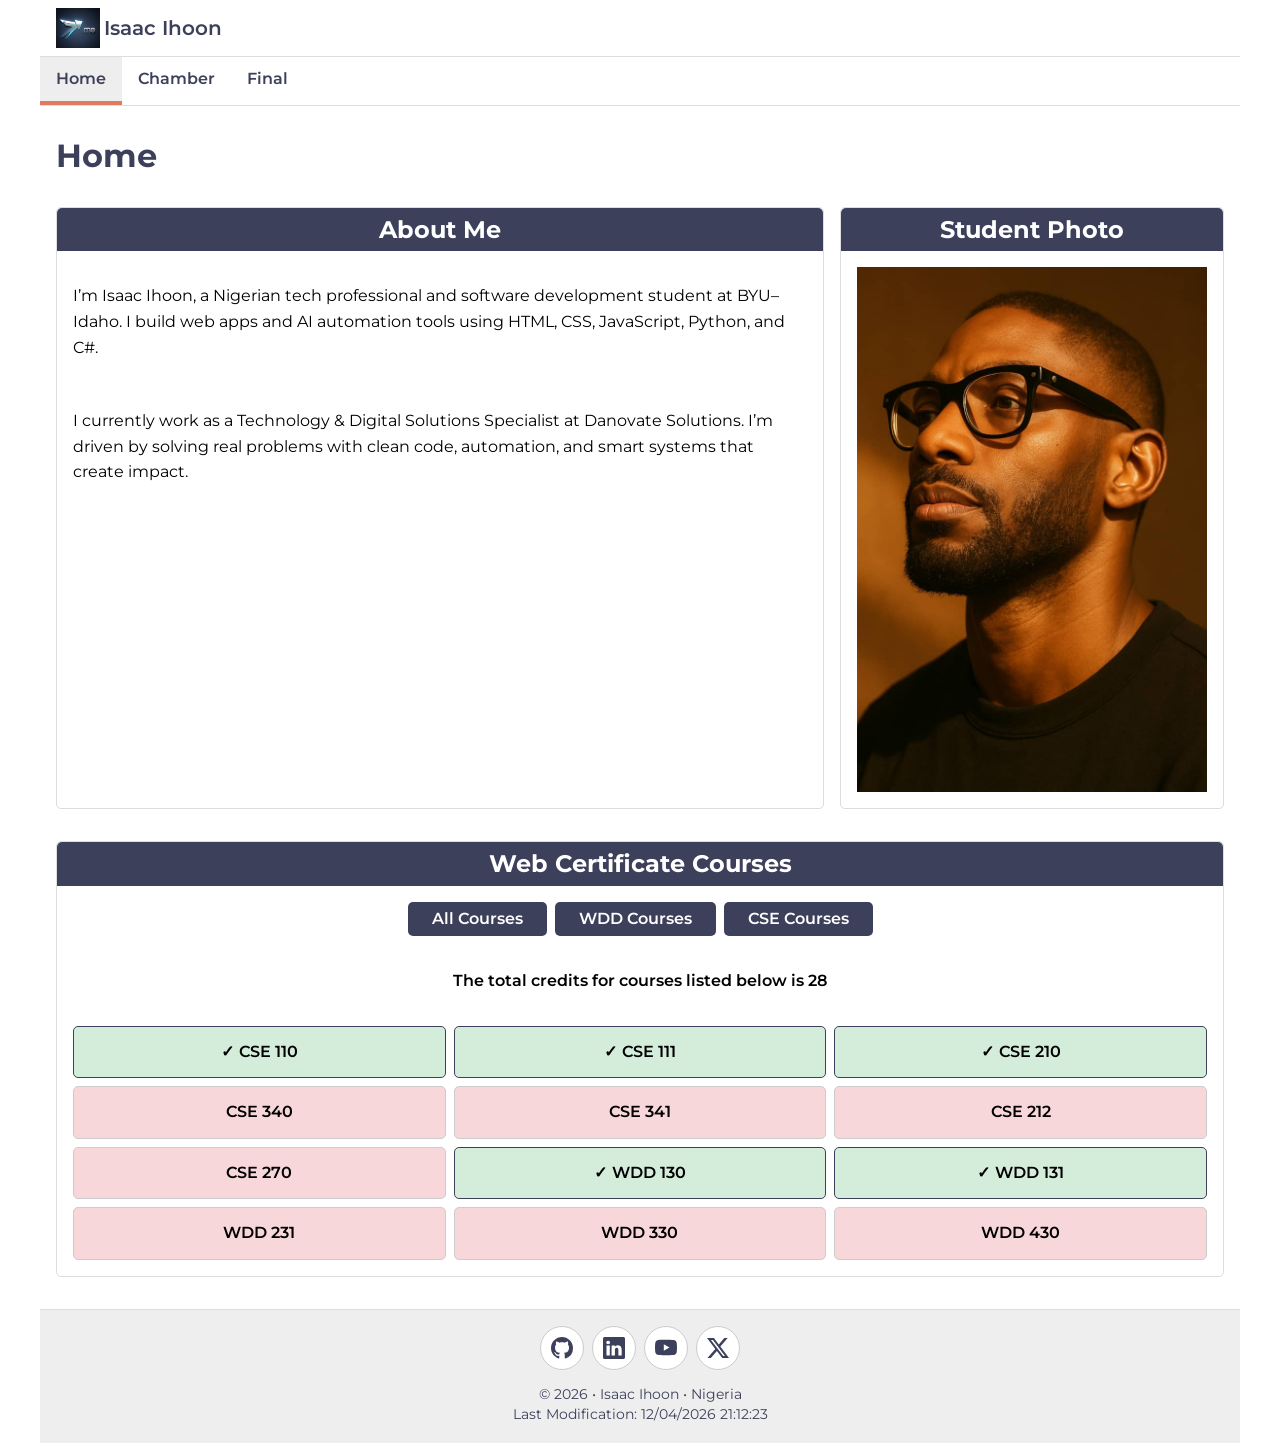
<file: index.html>
<!DOCTYPE html>
<html lang="en">
<head>
    <meta charset="UTF-8">
    <meta name="viewport" content="width=device-width, initial-scale=1.0">
    <title>WDD 231 - Isaac Ihoon - Home</title>
    <meta name="description" content="WDD 231 Web Frontend Development course home page for Isaac Ihoon">
    <meta name="author" content="Isaac Ihoon">

    <!-- favicon -->
    <link rel="icon" href="images/favicon.ico">

    <!-- Social Media Meta Tags -->
  <meta property="og:title" content="WDD 231 - Web Frontend Development ">
  <meta property="og:description" content="WDD 231 Course Home Page for Isaac Ihoon. Projects and assignments for Web Frontend Development at BYU-Idaho.">
  <meta property="og:image" content="https://isaacihoon-python.github.io/wdd231/images/social-preview.webp">
  <meta property="og:url" content="https://isaacihoon-python.github.io/wdd231/">
  <meta property="og:type" content="website">

    <!-- Google Fonts -->
    <link rel="preconnect" href="https://fonts.googleapis.com">
    <link rel="preconnect" href="https://fonts.gstatic.com" crossorigin>
    <link href="https://fonts.googleapis.com/css2?family=Montserrat:wght@400;600;700&display=swap" rel="stylesheet">

    <!-- CSS Files -->
    <link rel="stylesheet" href="styles/normalize.css">
    <link rel="stylesheet" href="styles/base.css">
    <link rel="stylesheet" href="styles/larger.css">

    <!-- JS Files -->
    <script src="scripts/navigation.js" defer></script>
    <script src="scripts/date.js" defer></script>
    <script src="scripts/course.js" defer></script>
</head>
<body>
    <header>
        <img src="images/logo.jpg" alt="Isaac Ihoon Logo" width="40" height="40">
        <span>Isaac Ihoon </span>
        <button id="ham-btn" class="hamburger" aria-label="Toggle Menu"></button>
    </header>

    <nav id="nav-bar" class="navigation">
        <ul>
            <li class="current"><a href="index.html">Home</a></li>
            <li><a href="chamber/index.html">Chamber</a></li>
            <li><a href="final-project/">Final</a></li>
        </ul>
    </nav>

    <main>
        <h1>Home</h1>

        <div class="hero-grid">
            <section class="about">
                <h2>About Me</h2>
                <p>
                    I’m Isaac Ihoon, a Nigerian tech professional and software development student at BYU–Idaho. I build web apps and AI automation tools using HTML, CSS, JavaScript, Python, and C#.
                </p>
                <p>
                    I currently work as a Technology & Digital Solutions Specialist at Danovate Solutions. I’m driven by solving real problems with clean code, automation, and smart systems that create impact.
                </p>
            </section>

            <section class="photo">
                <h2>Student Photo</h2>
                <img src="images/profile.jpg" alt="Isaac Ihoon Profile Photo" width="300" height="400" loading="lazy">
            </section>
        </div>

        <section class="courses">
            <h2>Web Certificate Courses</h2>
            <div class="course-buttons">
                <button id="all">All Courses</button>
                <button id="wdd">WDD Courses</button>
                <button id="cse">CSE Courses</button>
            </div>
            <p>The total credits for courses listed below is <span id="total-credits">0</span></p>
            <div id="course-cards" class="cards"></div>
        </section>
    </main>

    <footer>
        <div class="social">
            <a href="https://www.github.com/isaacihoon-python" target="_blank"><img src="images/github.svg" alt="GitHub" width="22" height="22"></a>
            <a href="https://www.linkedin.com/in/ihoon-a-isaac" target="_blank"><img src="images/linkedin.svg" alt="LinkedIn" width="22" height="22"></a>
            <a href="https://youtube.com/@ihoonisaac?si=UKtKgXGxX9wlKG9N" target="_blank"><img src="images/youtube.svg" alt="YouTube" width="22" height="22"></a>
            <a href="https://x.com/TheGhostforex" target="_blank"><img src="images/twitter-x.svg" alt="Twitter X" width="22" height="22"></a>
        </div>
        <p>&copy; <span id="currentyear"></span> • Isaac Ihoon • Nigeria</p>
        <p id="lastModified"></p>
    </footer>
</body>
</html>
</file>
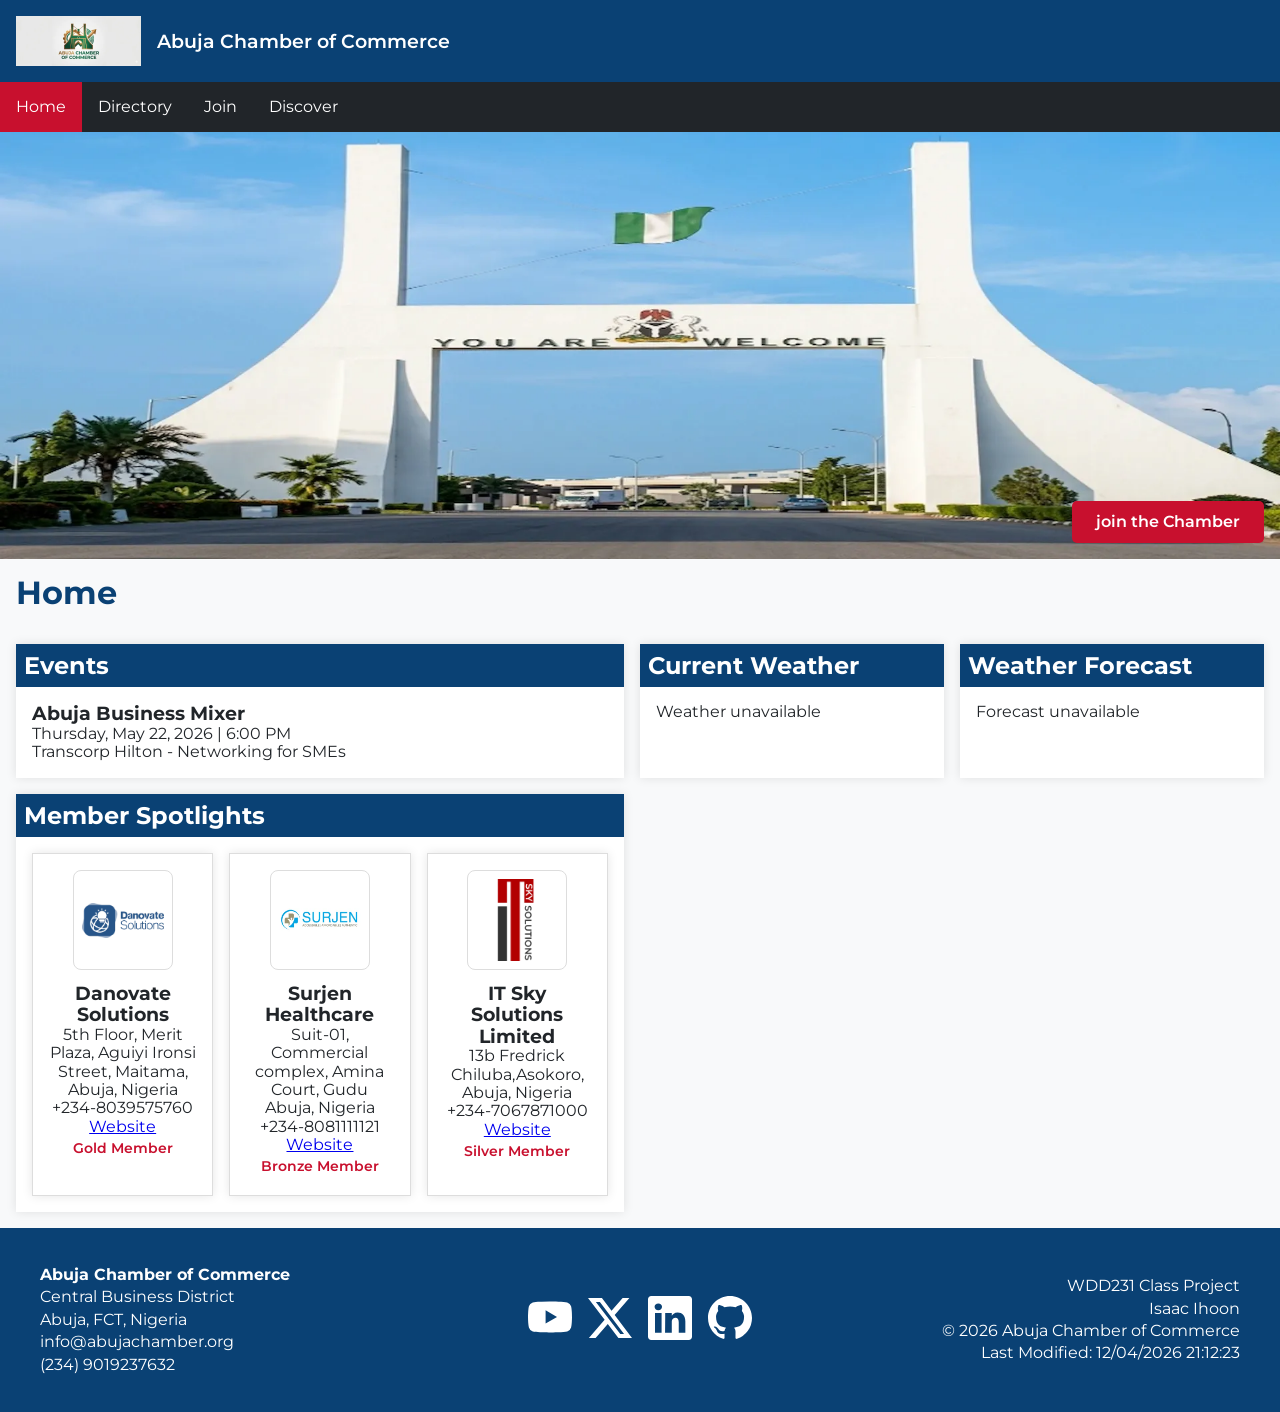
<file: chamber/index.html>
<!DOCTYPE html>
<html lang="en">
<head>
    <meta charset="UTF-8">
    <meta name="viewport" content="width=device-width, initial-scale=1.0">
    <title>Abuja Chamber of Commerce - Home</title>
    <meta name="description" content="Abuja Chamber of Commerce - Promoting business growth and community in FCT, Nigeria">
    <meta name="author" content="Isaac Ihoon">

    <!-- Social Media Meta Tags -->
    <meta property="og:title" content="Abuja Chamber of Commerce">
    <meta property="og:description" content="Connecting businesses and fostering economic growth in Abuja, Nigeria">
    <meta property="og:image" content="https://isaacihoon-python.github.io/wdd231/chamber/images/hero-large.webp">
    <meta property="og:url" content="https://isaacihoon-python.github.io/wdd231/chamber/">
    <meta property="og:type" content="website">

    <link rel="icon" href="images/favicon.ico">
    <link rel="preconnect" href="https://fonts.googleapis.com">
    <link rel="preconnect" href="https://fonts.gstatic.com" crossorigin>
    <link rel="preload" href="https://fonts.googleapis.com/css2?family=Montserrat:wght@400;600;700&display=swap" as="style" onload="this.onload=null;this.rel='stylesheet'">
    <noscript><link rel="stylesheet" href="https://fonts.googleapis.com/css2?family=Montserrat:wght@400;600;700&display=swap"></noscript>
    
    <link rel="stylesheet" href="styles/normalize.css">
    <link rel="stylesheet" href="styles/base.css">
    <link rel="stylesheet" href="styles/larger.css" media="(min-width: 1024px)">
    
    <script src="scripts/navigation.js" defer></script>
    <script src="scripts/date.js" defer></script>
    <script src="scripts/weather.js" defer></script>
    <script src="scripts/spotlight.js" defer></script>
</head>
<body>
    <header>
        <img src="images/chamber_logo.webp" alt="Abuja Chamber Logo" width="125" height="50">
        <span>Abuja Chamber of Commerce</span>
        <button id="ham-btn" class="hamburger" aria-label="Toggle Menu"></button>
    </header>

    <nav id="nav-menu" class="navigation">
        <ul>
            <li class="current"><a href="index.html">Home</a></li>
            <li><a href="directory.html">Directory</a></li>
            <li><a href="join.html">Join</a></li>
            <li><a href="discover.html">Discover</a></li>
        </ul>
    </nav>

    <main>

        <div class="hero">
            <picture>
                <source srcset="images/hero-small.webp" media="(max-width: 600px)">
                <source srcset="images/hero-medium.webp" media="(max-width: 1024px)">
                <img src="images/hero-large.webp" alt="Abuja Chamber of Commerce" width="1920" height="400" loading="eager" fetchpriority="high">
            </picture>
            <a href="join.html" class="cta">join the Chamber</a>
        </div>

        <h1>Home</h1>
        
        <div class="home-grid">
            <section class="events">
                <h2>Events</h2>
                <div class="event-card">
                    <h3>Abuja Business Mixer</h3>
                    <p>Thursday, May 22, 2026 | 6:00 PM</p>
                    <p>Transcorp Hilton - Networking for SMEs</p>
                </div>
            </section>

            <section class="weather">
                <h2>Current Weather</h2>
                <div id="current-weather"></div>
            </section>

            <section class="forecast">
                <h2>Weather Forecast</h2>
                <div id="weather-forecast"></div>
            </section>

            <section class="spotlights">
                <h2>Member Spotlights</h2>
                <div id="spotlight-cards"></div>
            </section>
        </div>

        
    </main>

    <footer>
        <div class="footer-content">
            <div class="contact">
                <p><strong>Abuja Chamber of Commerce</strong></p>
                <p>Central Business District</p>
                <p>Abuja, FCT, Nigeria</p>
                <p>info@abujachamber.org</p>
                <p>(234) 9019237632</p>
            </div>
            <div class="social">
                <a href="https://youtube.com/@ihoonisaac?si=UKtKgXGxX9wlKG9N" aria-label="Visit our YouTube channel">
                <img src="images/youtube.svg" alt="YouTube channel" width="22" height="22">
                </a>

                <a href="https://x.com/TheGhostforex" aria-label="Visit our X profile">
                <img src="images/twitter-x.svg" alt="Twitter X" width="22" height="22">
                </a>

                <a href="https://www.linkedin.com/in/ihoon-a-isaac" aria-label="Visit our LinkedIn profile">
                <img src="images/linkedin.svg" alt="LinkedIn" width="22" height="22">
                </a>

                <a href="https://www.github.com/isaacihoon-python" aria-label="Visit our GitHub profile">
                <img src="images/github.svg" alt="GitHub" width="22" height="22">        </a>
            </div>
        <div class="project-info">
            <p>WDD231 Class Project</p>
            <p>Isaac Ihoon</p>
            <p>&copy; <span id="currentyear"></span> Abuja Chamber of Commerce</p>
            <p id="lastModified"></p>
        </div>
    </footer>
</body>
</html>
</file>
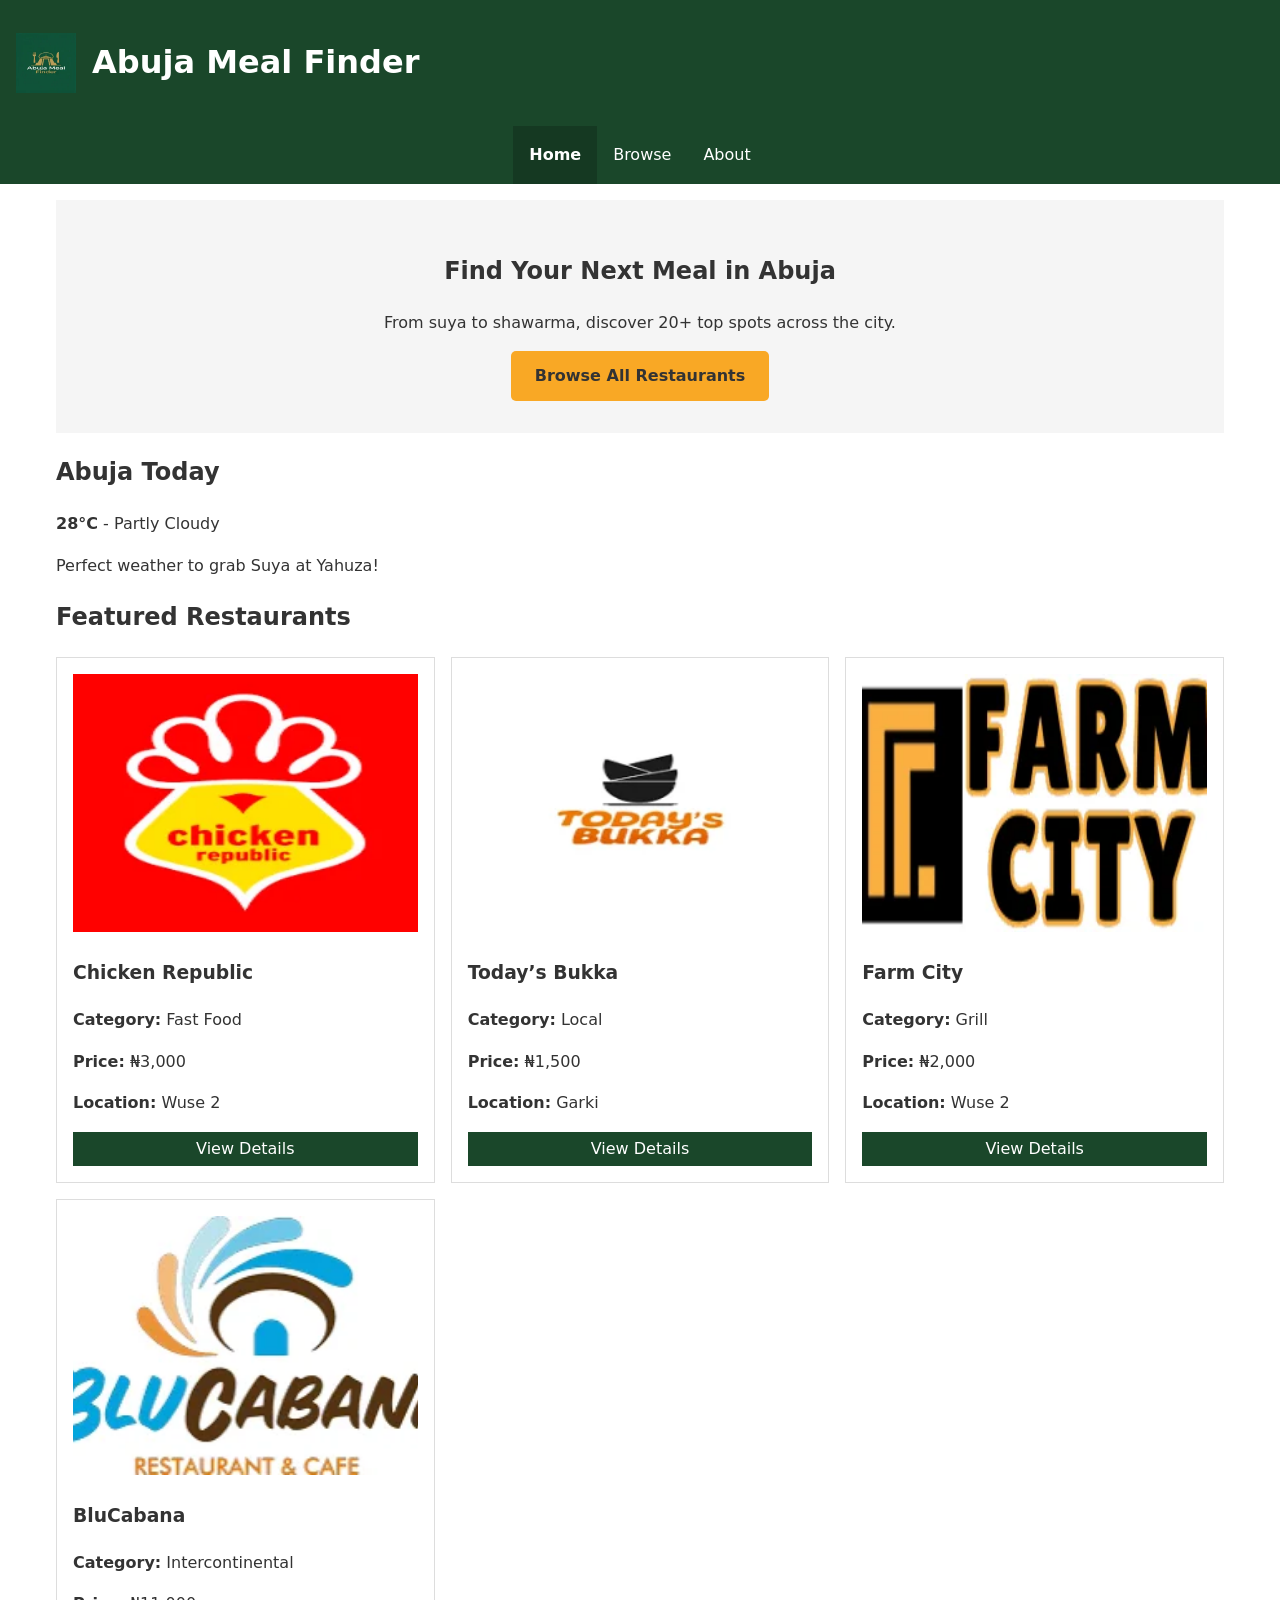
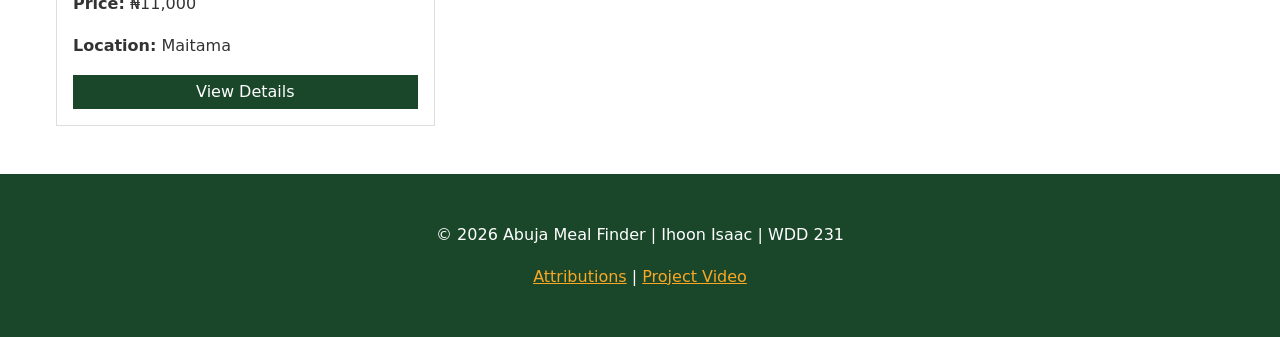
<file: final-project/index.html>
<!DOCTYPE html>
<html lang="en">
<head>
  <meta charset="UTF-8">
  <meta name="viewport" content="width=device-width, initial-scale=1.0">
  <title>Abuja Meal Finder | Home</title>
  <meta name="description" content="Discover the best restaurants, bukkas, and suya spots in Abuja, Nigeria. Filter by category, price, and location.">
  <meta name="author" content="Ihoon Isaac">
  
  <!-- Favicon -->
  <link rel="icon" href="images/favicon.ico">
  
  <!-- Social Media Meta -->
  <meta property="og:title" content="Abuja Meal Finder">
  <meta property="og:type" content="website">
  <meta property="og:image" content="images/og-image.webp">
  <meta property="og:url" content="https://isaacihoon-python.github.io/wdd231/finalproject/">
  
  <!-- CSS -->
  <link rel="stylesheet" href="styles/normalize.css">
  <link rel="stylesheet" href="styles/base.css">
  <link rel="stylesheet" href="styles/larger.css">
  
  <!-- JS Modules -->
  <script src="scripts/main.js" type="module"></script>
</head>
<body>
  <header>
    <div class="header-content">
      <img src="images/logo.webp" alt="Abuja Meal Finder Logo" width="60" height="60">
      <h1>Abuja Meal Finder</h1>
      <button id="menu" aria-label="Toggle navigation"></button>
    </div>
    <nav>
      <ul class="navigation">
        <li><a href="index.html" class="active">Home</a></li>
        <li><a href="browse.html">Browse</a></li>
        <li><a href="about.html">About</a></li>
      </ul>
    </nav>
  </header>

  <main>
    <section class="hero">
      <h2>Find Your Next Meal in Abuja</h2>
      <p>From suya to shawarma, discover 20+ top spots across the city.</p>
      <a href="browse.html" class="cta">Browse All Restaurants</a>
    </section>

    <section class="weather">
      <h2>Abuja Today</h2>
      <div id="weather-info">
        <p>Loading weather...</p>
      </div>
    </section>

    <section class="spotlights">
      <h2>Featured Restaurants</h2>
      <div id="spotlight-container" class="grid"></div>
    </section>
  </main>

  <footer>
    <p>&copy; <span id="year"></span> Abuja Meal Finder | Ihoon Isaac | WDD 231</p>
    <p><a href="attributions.html">Attributions</a> | <a href="https://www.loom.com/share/3f62096374bd4db18b574e003036cb48" target="_blank">Project Video</a></p>
  </footer>
</body>
</html>
</file>
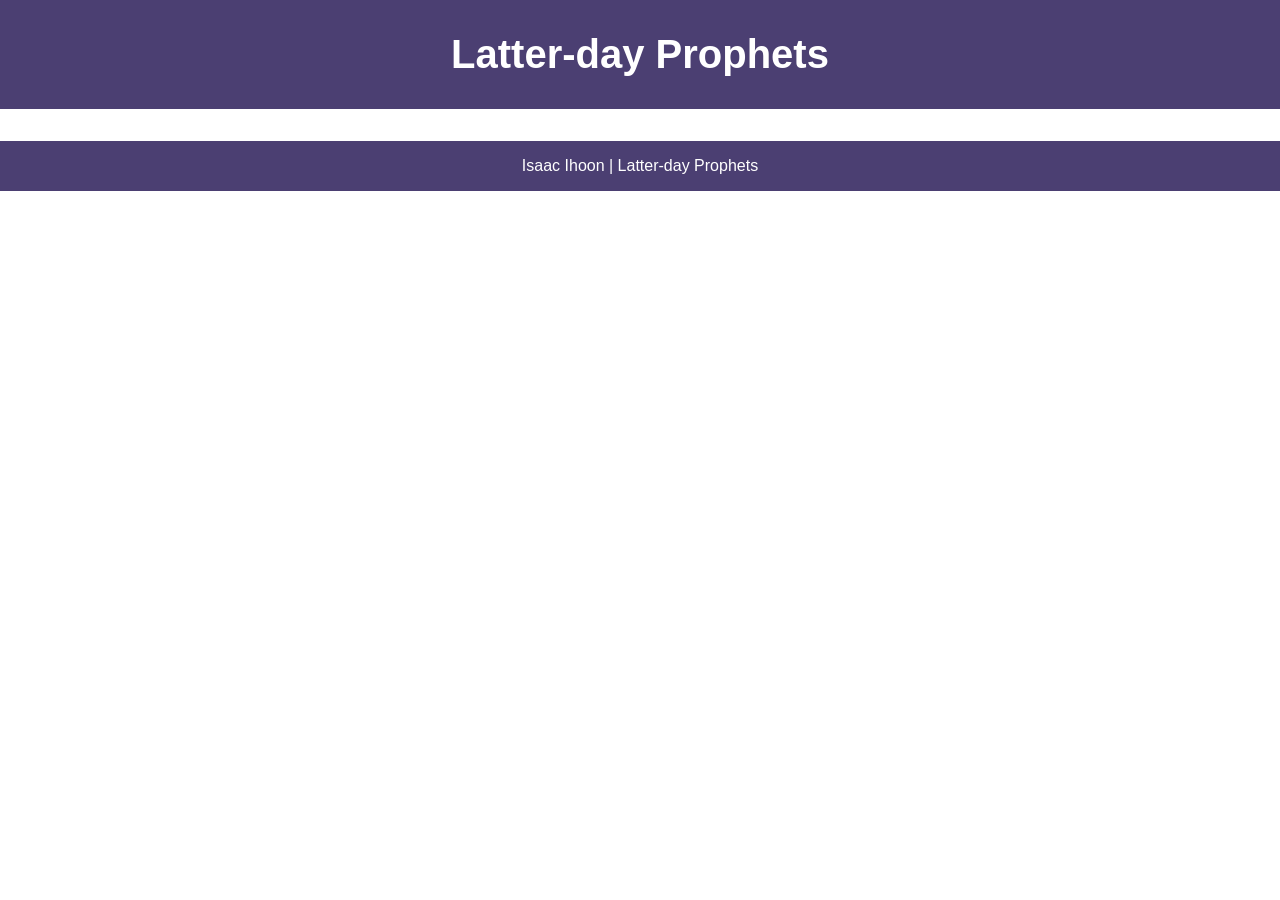
<file: prophets.html>
<!DOCTYPE html>
<html lang="en">
<head>
    <meta charset="UTF-8">
    <meta name="viewport" content="width=device-width, initial-scale=1.0">
    <title>Latter-day Prophets</title>
    <meta name="description" content="WDD 231 Fetch API Activity - Latter-day Prophets">
    <meta name="author" content="Isaac Ihoon">
    <link rel="stylesheet" href="styles/prophets.css">
    <script src="scripts/prophets.js" defer></script>
</head>
<body>
    <header>
        <h1>Latter-day Prophets</h1>
    </header>
    <main>
        <div id="cards"></div>
    </main>
    <footer>
        Isaac Ihoon | Latter-day Prophets
    </footer>
</body>
</html>
</file>
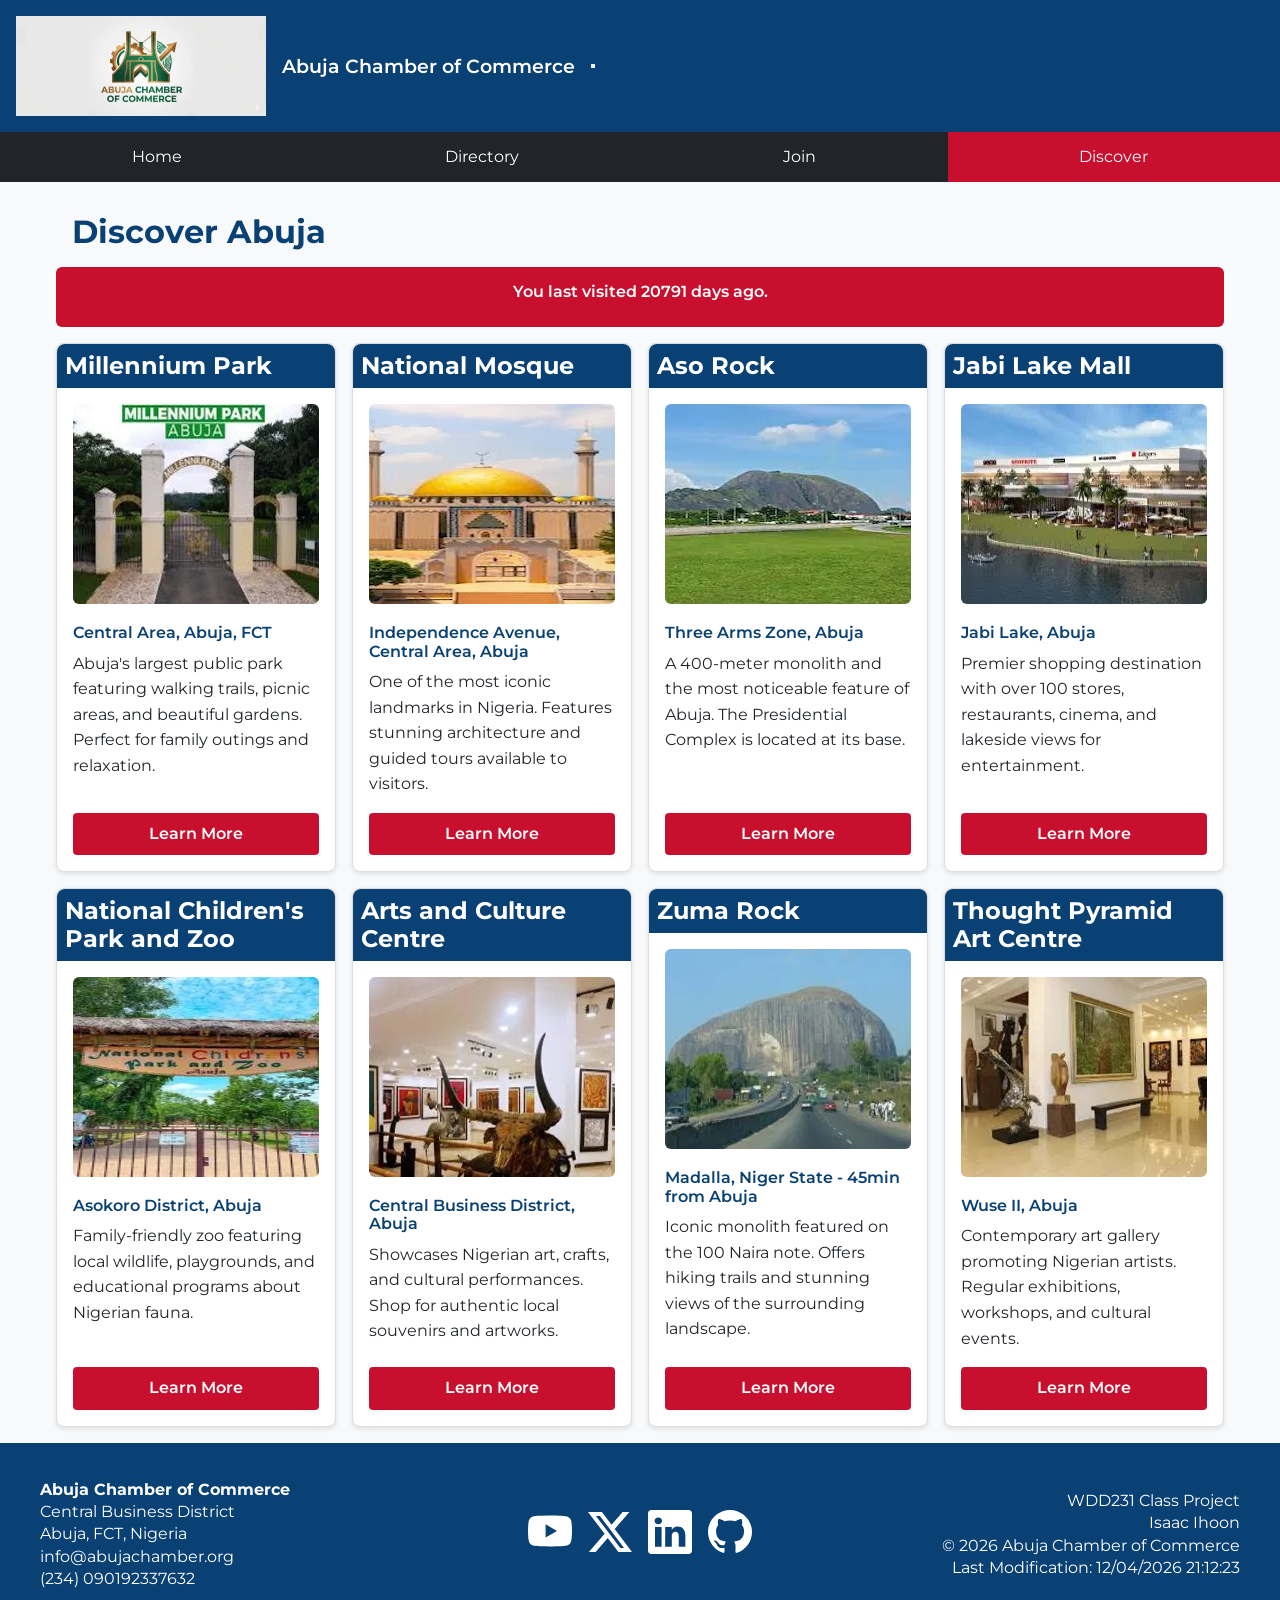
<file: chamber/discover.html>
<!DOCTYPE html>
<html lang="en">
<head>
    <meta charset="UTF-8">
    <meta name="viewport" content="width=device-width, initial-scale=1.0">
    <title>Discover - Abuja Chamber of Commerce</title>
    <meta name="description" content="Discover interesting places and attractions in Abuja, Nigeria">
    <meta name="author" content="Isaac Ihoon">
    
    <link rel="icon" href="images/favicon.ico">
    <link rel="stylesheet" href="styles/normalize.css">
    <link rel="stylesheet" href="styles/base.css">
    <link rel="stylesheet" href="styles/larger.css">
    
    <link rel="preconnect" href="https://fonts.googleapis.com">
    <link rel="preconnect" href="https://fonts.gstatic.com" crossorigin>
    <link rel="stylesheet" href="https://fonts.googleapis.com/css2?family=Montserrat:wght@400;600;700&display=swap" media="print" onload="this.media='all'">
    <noscript><link rel="stylesheet" href="https://fonts.googleapis.com/css2?family=Montserrat:wght@400;600;700&display=swap"></noscript>
    
    <meta property="og:title" content="Discover Abuja - Chamber of Commerce">
    <meta property="og:description" content="Explore 8 must-see attractions in Abuja, Nigeria">
    <meta property="og:image" content="https://isaacihoon-python.github.io/wdd231/chamber/images/hero-large.webp">
    <meta property="og:url" content="https://isaacihoon-python.github.io/wdd231/chamber/discover.html">
    <meta property="og:type" content="website">
</head>
<body>
    <header>
        <img src="images/chamber_logo.webp" alt="Abuja Chamber of Commerce Logo" width="250" 
        height="100" 
        loading="eager">
        <span>Abuja Chamber of Commerce</span>
        <button id="ham-btn" aria-label="Toggle Menu"></button>
    </header>

    <nav id="nav-menu" class="navigation">
        <a href="index.html">Home</a>
        <a href="directory.html">Directory</a>
        <a href="join.html">Join</a>
        <a href="discover.html" class="active">Discover</a>
    </nav>

    <main class="discover-main">
        <h1>Discover Abuja</h1>
        
        <aside class="visit-message" id="visit-message">
            Welcome! Let us know if you have any questions.
        </aside>
        
        <div class="discover-grid" id="discover-grid"></div>
    </main>

    <footer>
        <div class="footer-content">
            <div class="contact">
                <p><strong>Abuja Chamber of Commerce</strong></p>
                <p>Central Business District</p>
                <p>Abuja, FCT, Nigeria</p>
                <p>info@abujachamber.org</p>
                <p>(234) 090192337632</p>
            </div>
            <div class="social">
                    <a href="https://youtube.com/@ihoonisaac?si=UKtKgXGxX9wlKG9N" aria-label="Visit our YouTube channel">
                        <img src="images/youtube.svg" alt="YouTube channel" width="22" height="22">
                    </a>

                    <a href="https://x.com/TheGhostforex" aria-label="Visit our X profile">
                        <img src="images/twitter-x.svg" alt="Twitter X" width="22" height="22">
                    </a>

                    <a href="https://www.linkedin.com/in/ihoon-a-isaac" aria-label="Visit our LinkedIn profile">
                        <img src="images/linkedin.svg" alt="LinkedIn" width="22" height="22">
                    </a>

                    <a href="https://www.github.com/isaacihoon-python" aria-label="Visit our GitHub profile">
                        <img src="images/github.svg" alt="GitHub" width="22" height="22">
                    </a>
            </div>
            <div class="project-info">
                <p>WDD231 Class Project</p>
                <p>Isaac Ihoon</p>
                <p>&copy; <span id="currentyear">2026</span> Abuja Chamber of Commerce</p>
                <p id="lastModified">Last Modification:</p>
            </div>
        </div>
    </footer>

    <script src="scripts/date.js" defer></script>
    <script src="scripts/navigation.js" defer></script>
    <script type="module" src="scripts/discover.js" defer></script>
</body>
</html>
</file>
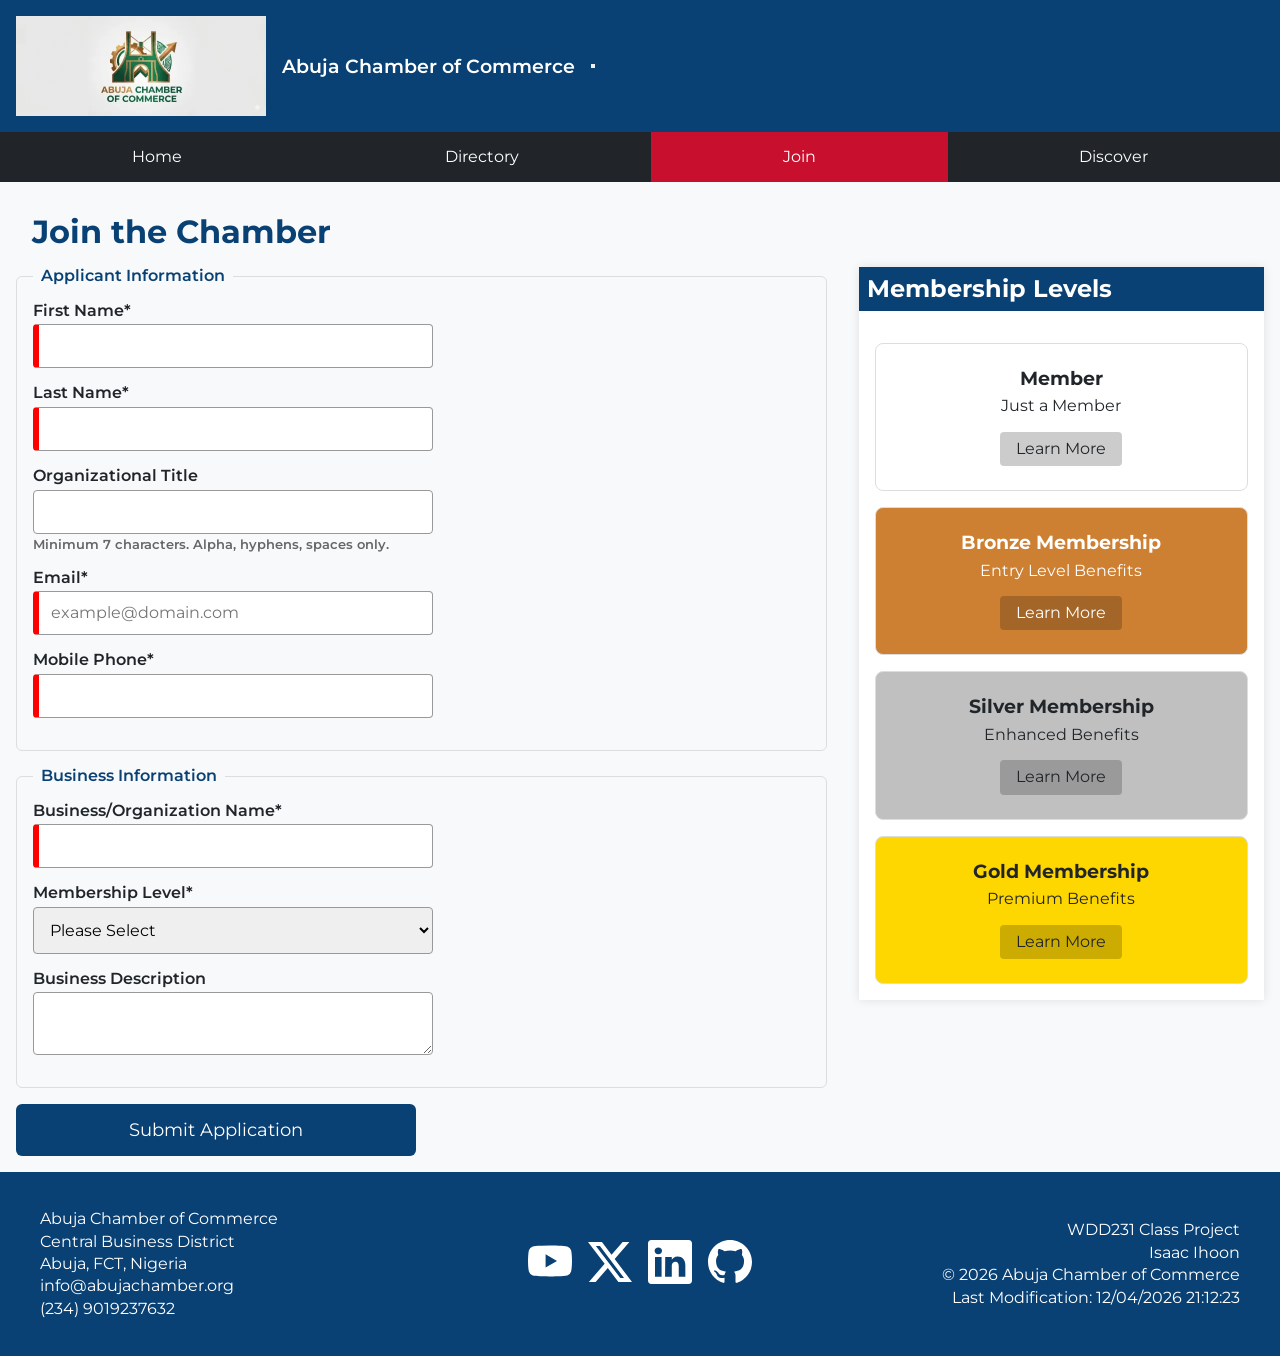
<file: chamber/join.html>
<!DOCTYPE html>
<html lang="en">
<head>
    <meta charset="UTF-8">
    <meta name="viewport" content="width=device-width, initial-scale=1.0">
    <title>Join - Abuja Chamber of Commerce</title>
    <meta name="description" content="Join the Abuja Chamber of Commerce. Apply for membership today.">
    <meta name="author" content="Isaac">
    
    <!-- Favicon -->
    <link rel="icon" href="images/favicon.ico">
    
    <!-- CSS -->
    <link rel="stylesheet" href="styles/normalize.css">
    <link rel="stylesheet" href="styles/base.css">
    <link rel="stylesheet" href="styles/larger.css">
    
    <!-- Google Fonts -->
    <link rel="preconnect" href="https://fonts.googleapis.com">
    <link rel="preconnect" href="https://fonts.gstatic.com" crossorigin>
    <link rel="stylesheet" href="https://fonts.googleapis.com/css2?family=Montserrat:wght@400;600;700&display=swap" media="print" onload="this.media='all'">
    <noscript><link rel="stylesheet" href="https://fonts.googleapis.com/css2?family=Montserrat:wght@400;600;700&display=swap"></noscript>
    
    <!-- Open Graph -->
    <meta property="og:title" content="Join Abuja Chamber of Commerce">
    <meta property="og:description" content="Apply for membership with the Abuja Chamber of Commerce today">
    <meta property="og:image" content="https://isaacihoon-python.github.io/wdd231/chamber/images/hero-large.webp">
    <meta property="og:url" content="https://isaacihoon-python.github.io/wdd231/chamber/join.html">
    <meta property="og:type" content="website">
</head>
<body>
    <header>
        <img src="images/chamber_logo.webp" alt="Abuja Chamber of Commerce Logo" width="250" height="100">
        <span>Abuja Chamber of Commerce</span>
        <button id="ham-btn" aria-label="Toggle Menu"></button>
    </header>
    
    <nav id="nav-menu" aria-label="Main Navigation">
        <a href="index.html">Home</a>
        <a href="directory.html">Directory</a>
        <a href="join.html" class="active">Join</a>
        <a href="discover.html">Discover</a>
    </nav>
    
    <main class="join-main">
        <h1>Join the Chamber</h1>
        
        <div class="form-container">
            <form method="get" action="thankyou.html" class="join-form">
                <fieldset>
                    <legend>Applicant Information</legend>
                    
                    <label>First Name*
                        <input type="text" name="fname" title="Enter your first name" required autocomplete="given-name">
                    </label>
                    
                    <label>Last Name*
                        <input type="text" name="lname" title="Enter your last name" required autocomplete="family-name">
                    </label>
                    
                    <label>Organizational Title
                        <input type="text" name="orgtitle" title="Enter your title in the organization" 
                               autocomplete="organization-title" 
                               pattern="[A-Za-z\s\-]{7,}">
                        <small>Minimum 7 characters. Alpha, hyphens, spaces only.</small>
                    </label>
                    
                    <label>Email*
                        <input type="email" name="email" title="Enter your email address" required 
                               autocomplete="email" placeholder="example@domain.com">
                    </label>
                    
                    <label>Mobile Phone*
                        <input type="tel" name="phone" title="Enter your mobile number" required autocomplete="tel">
                    </label>
                </fieldset>

                <fieldset>
                    <legend>Business Information</legend>
                    
                    <label>Business/Organization Name*
                        <input type="text" name="organization" title="Enter your business name" required 
                               autocomplete="organization">
                    </label>
                    
                    <label>Membership Level*
                        <select name="membership" title="Select membership level" required>
                            <option value="">Please Select</option>
                            <option value="np"> Member - just a member (No Fee)</option>
                            <option value="bronze">Bronze Membership</option>
                            <option value="silver">Silver Membership</option>
                            <option value="gold">Gold Membership</option>
                        </select>
                    </label>
                    
                    <label>Business Description
                        <textarea name="description" title="Describe your business"></textarea>
                    </label>
                    
                    <input type="hidden" name="timestamp" id="timestamp">
                </fieldset>

                <input type="submit" value="Submit Application" class="submit-btn">
            </form>

            <section class="membership-cards">
                <h2>Membership Levels</h2>
                
                <div class="card member-card">
                    <h3> Member</h3>
                    <p>Just a Member</p>
                    <a href="#member-modal" class="info-link">Learn More</a>
                </div>
                
                <div class="card bronze-card">
                    <h3>Bronze Membership</h3>
                    <p>Entry Level Benefits</p>
                    <a href="#bronze-modal" class="info-link">Learn More</a>
                </div>
                
                <div class="card silver-card">
                    <h3>Silver Membership</h3>
                    <p>Enhanced Benefits</p>
                    <a href="#silver-modal" class="info-link">Learn More</a>
                </div>
                
                <div class="card gold-card">
                    <h3>Gold Membership</h3>
                    <p>Premium Benefits</p>
                    <a href="#gold-modal" class="info-link">Learn More</a>
                </div>
            </section>
        </div>

        <!-- Modals -->
        <dialog id="member-modal">
            <div class="modal-content">
                <h3>Members Benefits</h3>
                <ul>
                    <li>No membership fee</li>
                    <li>Access to networking events</li>
                    <li>Monthly newsletter</li>
                    <li>Community support resources</li>
                </ul>
                <button class="close-modal">Close</button>
            </div>
        </dialog>

        <dialog id="bronze-modal">
            <div class="modal-content">
                <h3>Bronze Membership Benefits</h3>
                <ul>
                    <li>All member benefits</li>
                    <li>Business directory listing</li>
                    <li>10% event discount</li>
                    <li>Quarterly training webinars</li>
                </ul>
                <button class="close-modal">Close</button>
            </div>
        </dialog>

        <dialog id="silver-modal">
            <div class="modal-content">
                <h3>Silver Membership Benefits</h3>
                <ul>
                    <li>All Bronze benefits</li>
                    <li>Spotlight position on homepage</li>
                    <li>25% event discount</li>
                    <li>Free monthly training</li>
                    <li>Social media promotion</li>
                </ul>
                <button class="close-modal">Close</button>
            </div>
        </dialog>

        <dialog id="gold-modal">
            <div class="modal-content">
                <h3>Gold Membership Benefits</h3>
                <ul>
                    <li>All Silver benefits</li>
                    <li>Premium homepage placement</li>
                    <li>50% event discount</li>
                    <li>Dedicated business advisor</li>
                    <li>Free booth at annual expo</li>
                    <li>Exclusive CEO roundtable access</li>
                </ul>
                <button class="close-modal">Close</button>
            </div>
        </dialog>
    </main>

    <footer>
        <div class="footer-content">
            <div class="contact">
                <p>Abuja Chamber of Commerce</p>
                <p>Central Business District</p>
                <p>Abuja, FCT, Nigeria</p>
                <p>info@abujachamber.org</p>
                <p>(234) 9019237632</p>
            </div>
            <div class="social">
                    <a href="https://youtube.com/@ihoonisaac?si=UKtKgXGxX9wlKG9N" aria-label="Visit our YouTube channel">
                    <img src="images/youtube.svg" alt="YouTube channel" width="22" height="22">
                    </a>

                    <a href="https://x.com/TheGhostforex" aria-label="Visit our X profile">
                    <img src="images/twitter-x.svg" alt="Twitter X" width="22" height="22">
                    </a>

                    <a href="https://www.linkedin.com/in/ihoon-a-isaac" aria-label="Visit our LinkedIn profile">
                    <img src="images/linkedin.svg" alt="LinkedIn" width="22" height="22">
                    </a>

                    <a href="https://www.github.com/isaacihoon-python" aria-label="Visit our GitHub profile">
                    <img src="images/github.svg" alt="GitHub" width="22" height="22">
                    </a>
            </div>
            <div class="project-info">
                <p>WDD231 Class Project</p>
                <p>Isaac Ihoon</p>
                <p>&copy; <span id="currentyear"></span> Abuja Chamber of Commerce</p>
                <p id="lastModified"></p>
            </div>
        </div>
    </footer>

    <script src="scripts/date.js"></script>
    <script src="scripts/navigation.js"></script>
    <script src="scripts/join.js"></script>
</body>
</html>
</file>
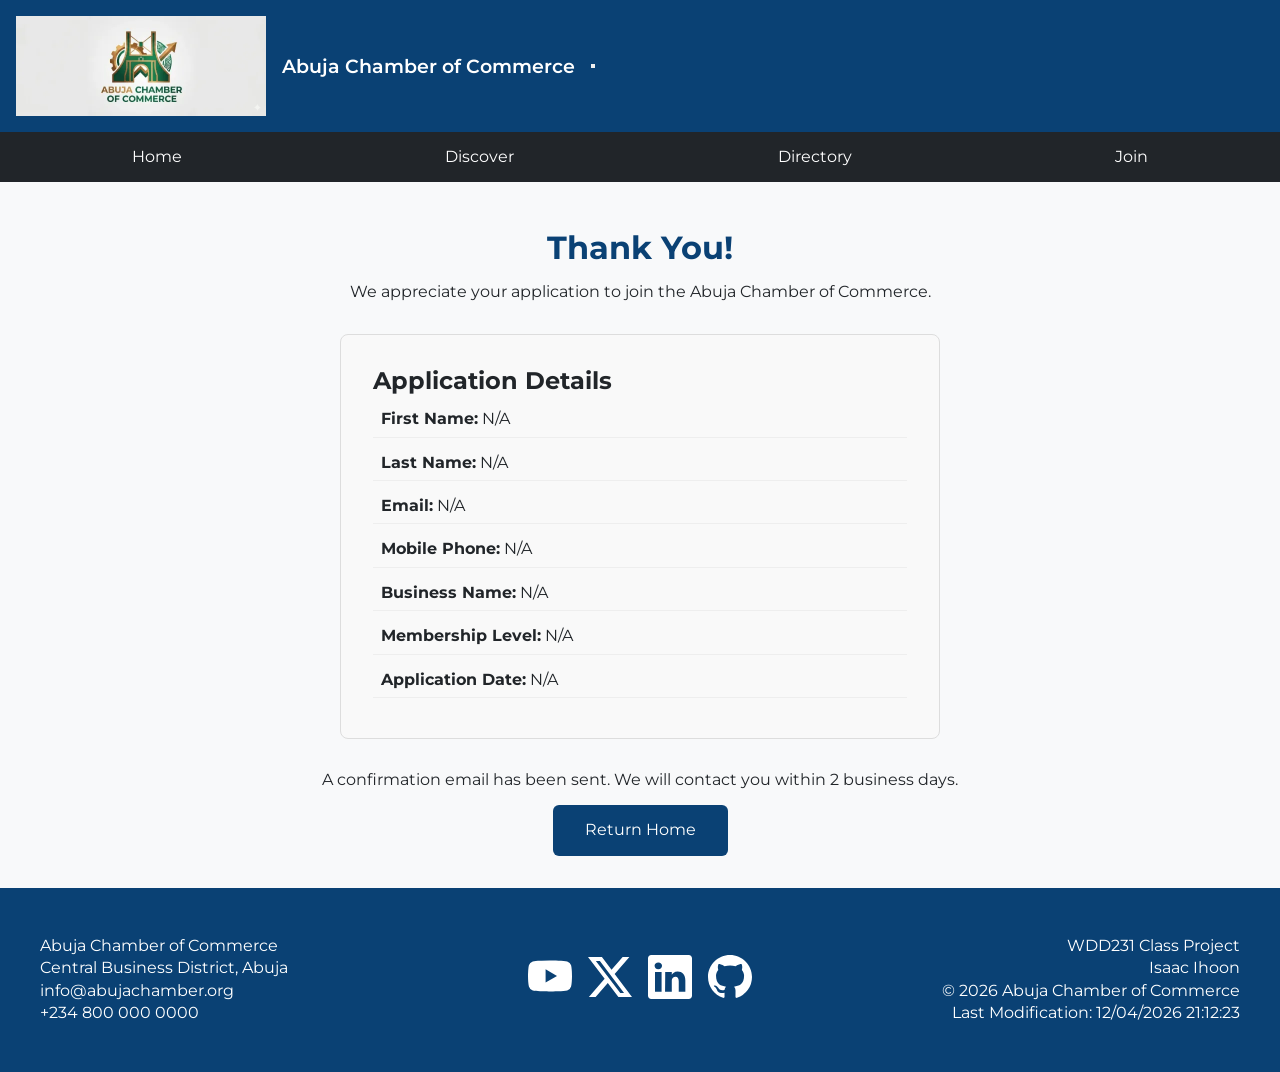
<file: chamber/thankyou.html>
<!DOCTYPE html>
<html lang="en">
<head>
    <meta charset="UTF-8">
    <meta name="viewport" content="width=device-width, initial-scale=1.0">
    <title>Thank You - Abuja Chamber of Commerce</title>
    <meta name="description" content="Thank you for joining the Abuja Chamber of Commerce">
    <meta name="author" content="Isaac">
    
    <link rel="icon" href="images/favicon.ico">
    <link rel="stylesheet" href="styles/normalize.css">
    <link rel="stylesheet" href="styles/base.css">
    <link rel="stylesheet" href="styles/larger.css">
    
    <link rel="preconnect" href="https://fonts.googleapis.com">
    <link rel="preconnect" href="https://fonts.gstatic.com" crossorigin>
    <link rel="stylesheet" href="https://fonts.googleapis.com/css2?family=Montserrat:wght@400;600;700&display=swap" media="print" onload="this.media='all'">
    <noscript><link rel="stylesheet" href="https://fonts.googleapis.com/css2?family=Montserrat:wght@400;600;700&display=swap"></noscript>

    <!-- Open Graph -->
    <meta property="og:title" content="Thank You - Abuja Chamber of Commerce">
    <meta property="og:description" content="Thank you for joining the Abuja Chamber of Commerce">
    <meta property="og:image" content="https://isaacihoon-python.github.io/wdd231/chamber/images/hero-large.webp">
    <meta property="og:url" content="https://isaacihoon-python.github.io/wdd231/chamber/thankyou.html">
    <meta property="og:type" content="website">
</head>
<body>
    <header>
        <img src="images/chamber_logo.webp" alt="Abuja Chamber of Commerce Logo" width="250" height="100" loading="eager">
        <span>Abuja Chamber of Commerce</span>
        <button id="ham-btn" aria-label="Toggle Menu"></button>
    </header>
    
    <nav id="nav-menu" class="navigation">
        <a href="index.html">Home</a>
        <a href="discover.html">Discover</a>
        <a href="directory.html">Directory</a>
        <a href="join.html">Join</a>
    </nav>

    <main class="thankyou-main">
        <h1>Thank You!</h1>
        <p>We appreciate your application to join the Abuja Chamber of Commerce.</p>
        
        <div class="application-details">
            <h2>Application Details</h2>
            <div id="form-data"></div>
        </div>
        
        <p>A confirmation email has been sent. We will contact you within 2 business days.</p>
        <a href="index.html" class="btn">Return Home</a>
    </main>

    <footer>
        <div class="footer-content">
            <div class="contact">
                <p>Abuja Chamber of Commerce</p>
                <p>Central Business District, Abuja</p>
                <p>info@abujachamber.org</p>
                <p>+234 800 000 0000</p>
            </div>
            <div class="social">
                <a href="https://youtube.com/@ihoonisaac?si=UKtKgXGxX9wlKG9N"><img src="images/youtube.svg" alt="YouTube" width="22" height="22"></a>
                <a href="https://x.com/TheGhostforex"><img src="images/twitter-x.svg" alt="Twitter X" width="22" height="22"></a>
                <a href="https://www.linkedin.com/in/ihoon-a-isaac"><img src="images/linkedin.svg" alt="LinkedIn" width="22" height="22"></a>
                <a href="https://www.github.com/isaacihoon-python"><img src="images/github.svg" alt="github" width="22" height="22"></a>
            </div>
            <div class="project-info">
                <p>WDD231 Class Project</p>
                <p>Isaac Ihoon</p>
                <p>&copy; <span id="currentyear"></span> Abuja Chamber of Commerce</p>
                <p id="lastModified"></p>
            </div>
        </div>
    </footer>

    <script src="scripts/date.js"></script>
    <script src="scripts/navigation.js"></script>
    <script src="scripts/thankyou.js"></script>
</file>
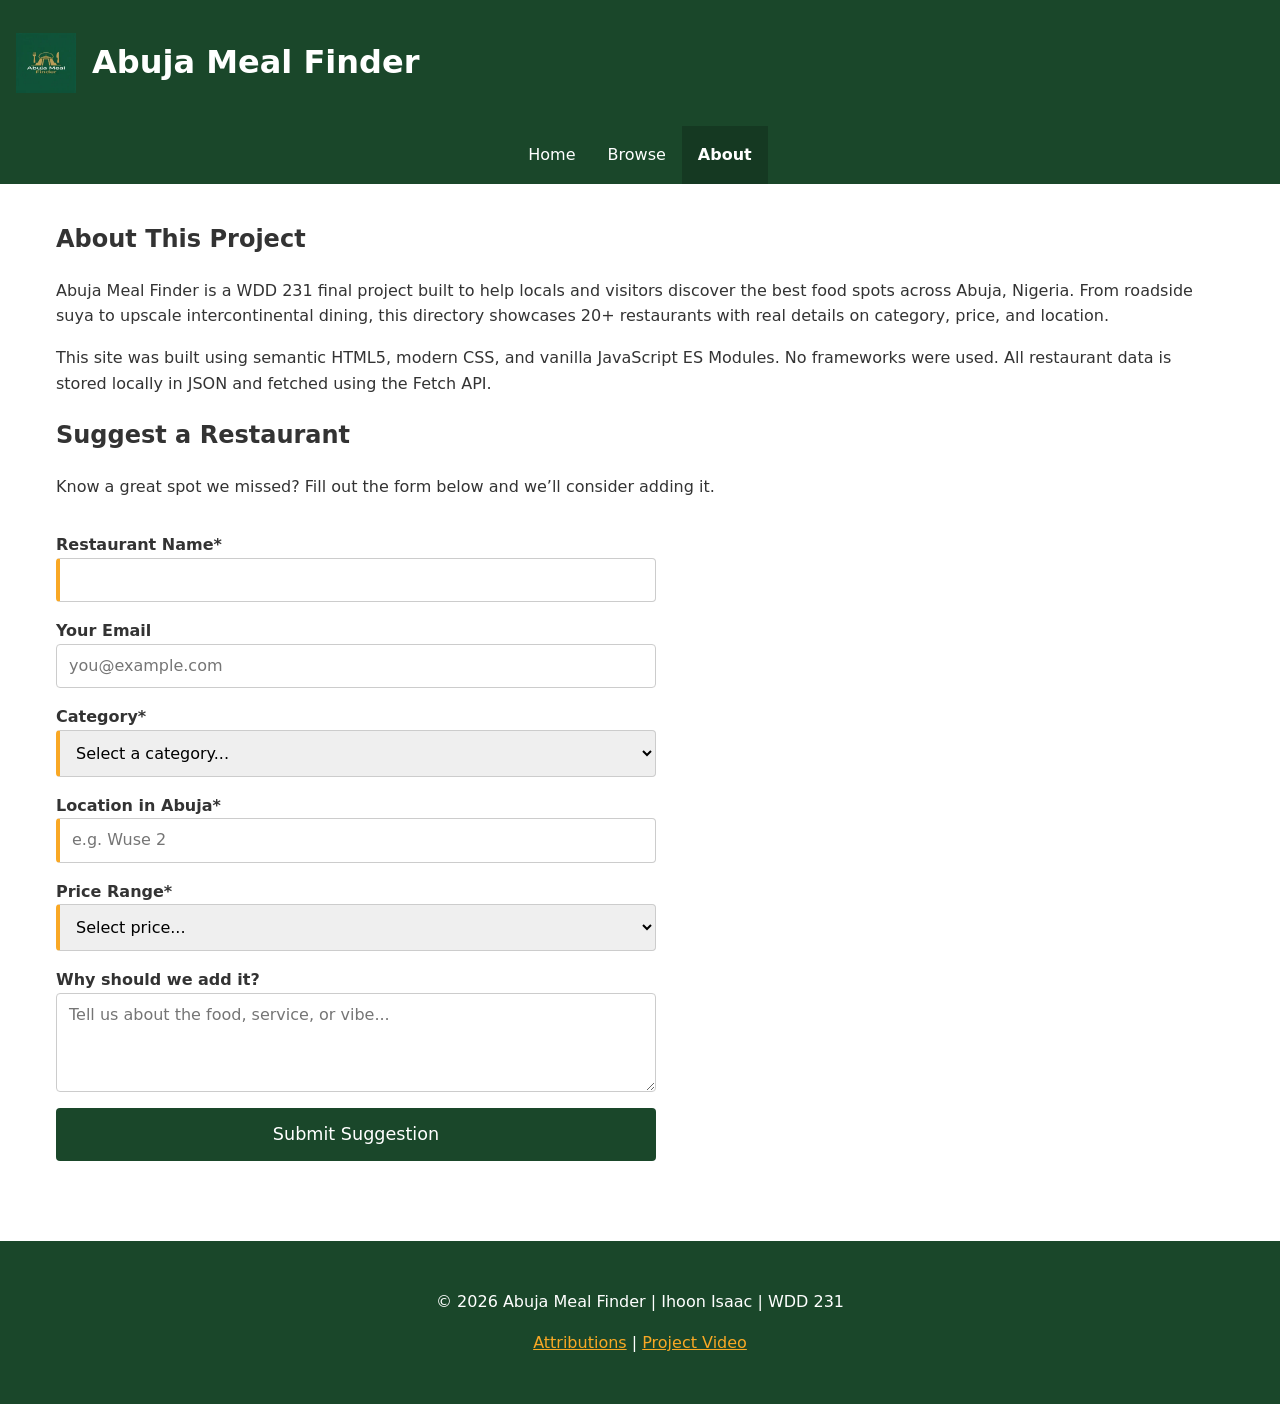
<file: final-project/about.html>
<!DOCTYPE html>
<html lang="en">
<head>
  <meta charset="UTF-8">
  <meta name="viewport" content="width=device-width, initial-scale=1.0">
  <title>About & Suggest a Restaurant | Abuja Meal Finder</title>
  <meta name="description" content="Learn about Abuja Meal Finder and suggest a new restaurant to be added to our directory of Abuja food spots.">
  <meta name="author" content="Ihoon Isaac">
  
  <link rel="icon" href="images/favicon.ico">
  <meta property="og:title" content="About Abuja Meal Finder">
  <meta property="og:type" content="website">
  <meta property="og:image" content="images/og-image.webp">
  
  <link rel="stylesheet" href="styles/normalize.css">
  <link rel="stylesheet" href="styles/base.css">
  <link rel="stylesheet" href="styles/larger.css">
  
  <script src="scripts/main.js" type="module"></script>
  <script src="scripts/form.js" type="module"></script>
</head>
<body>
  <header>
    <div class="header-content">
      <img src="images/logo.webp" alt="Abuja Meal Finder Logo" width="60" height="60">
      <h1>Abuja Meal Finder</h1>
      <button id="menu" aria-label="Toggle navigation"></button>
    </div>
    <nav>
      <ul class="navigation">
        <li><a href="index.html">Home</a></li>
        <li><a href="browse.html">Browse</a></li>
        <li><a href="about.html" class="active">About</a></li>
      </ul>
    </nav>
  </header>

  <main>
    <h2>About This Project</h2>
    <section class="about-content">
      <p>Abuja Meal Finder is a WDD 231 final project built to help locals and visitors discover the best food spots across Abuja, Nigeria. From roadside suya to upscale intercontinental dining, this directory showcases 20+ restaurants with real details on category, price, and location.</p>
      <p>This site was built using semantic HTML5, modern CSS, and vanilla JavaScript ES Modules. No frameworks were used. All restaurant data is stored locally in JSON and fetched using the Fetch API.</p>
    </section>

    <h2>Suggest a Restaurant</h2>
    <p>Know a great spot we missed? Fill out the form below and we’ll consider adding it.</p>
    
    <form method="get" action="form-action.html" class="suggest-form">
      <label>
        Restaurant Name*
        <input type="text" id="name" name="name" required autocomplete="organization">
      </label>

      <label>
        Your Email
        <input type="email" id="email" name="email" placeholder="you@example.com" autocomplete="email">
      </label>

      <label>
        Category*
        <select id="category" name="category" required>
          <option value="" disabled selected>Select a category...</option>
          <option value="Local">Local</option>
          <option value="Fast Food">Fast Food</option>
          <option value="Grill">Grill</option>
          <option value="Intercontinental">Intercontinental</option>
          <option value="Cafe">Cafe</option>
        </select>
      </label>

      <label>
        Location in Abuja*
        <input type="text" id="location" name="location" required placeholder="e.g. Wuse 2" autocomplete="address-level2">
      </label>

      <label>
        Price Range*
        <select id="price" name="price" required>
          <option value="" disabled selected>Select price...</option>
          <option value="₦">₦ - Budget</option>
          <option value="₦₦">₦₦ - Moderate</option>
          <option value="₦₦₦">₦₦₦ - Upscale</option>
        </select>
      </label>

      <label>
        Why should we add it?
        <textarea id="reason" name="reason" rows="4" placeholder="Tell us about the food, service, or vibe..."></textarea>
      </label>

      <input type="hidden" id="timestamp" name="timestamp">

      <button type="submit">Submit Suggestion</button>
    </form>
  </main>

  <footer>
    <p>&copy; <span id="year"></span> Abuja Meal Finder | Ihoon Isaac | WDD 231</p>
    <p><a href="attributions.html">Attributions</a> | <a href="https://www.loom.com/share/3f62096374bd4db18b574e003036cb48" target="_blank">Project Video</a></p>
  </footer>
</body>
</html>
</file>
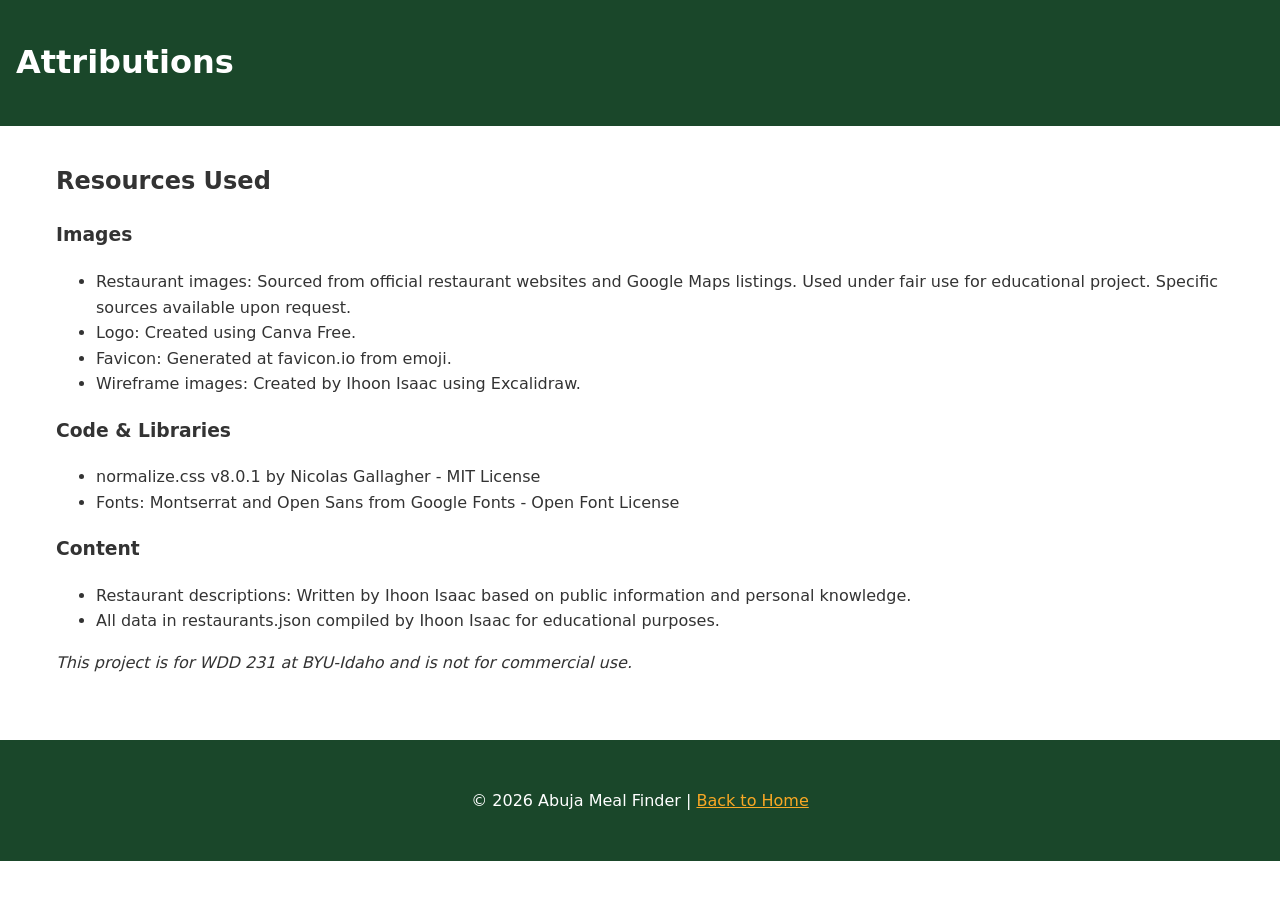
<file: final-project/attributions.html>
<!DOCTYPE html>
<html lang="en">
<head>
  <meta charset="UTF-8">
  <meta name="viewport" content="width=device-width, initial-scale=1.0">
  <title>Attributions | Abuja Meal Finder</title>
  <meta name="description" content="Resource attributions for Abuja Meal Finder">
  <meta name="author" content="Ihoon Isaac">
  
  <link rel="icon" href="images/favicon.ico">
  <link rel="stylesheet" href="styles/normalize.css">
  <link rel="stylesheet" href="styles/base.css">
</head>
<body>
  <header>
    <div class="header-content">
      <h1>Attributions</h1>
    </div>
    <nav>
      <ul class="navigation">
        <li><a href="index.html">Home</a></li>
        <li><a href="browse.html">Browse</a></li>
        <li><a href="about.html">About</a></li>
      </ul>
    </nav>
  </header>

  <main>
    <h2>Resources Used</h2>
    
    <h3>Images</h3>
    <ul>
      <li>Restaurant images: Sourced from official restaurant websites and Google Maps listings. Used under fair use for educational project. Specific sources available upon request.</li>
      <li>Logo: Created using Canva Free.</li>
      <li>Favicon: Generated at favicon.io from emoji.</li>
      <li>Wireframe images: Created by Ihoon Isaac using Excalidraw.</li>
    </ul>

    <h3>Code & Libraries</h3>
    <ul>
      <li>normalize.css v8.0.1 by Nicolas Gallagher - MIT License</li>
      <li>Fonts: Montserrat and Open Sans from Google Fonts - Open Font License</li>
    </ul>

    <h3>Content</h3>
    <ul>
      <li>Restaurant descriptions: Written by Ihoon Isaac based on public information and personal knowledge.</li>
      <li>All data in restaurants.json compiled by Ihoon Isaac for educational purposes.</li>
    </ul>

    <p><em>This project is for WDD 231 at BYU-Idaho and is not for commercial use.</em></p>
  </main>

  <footer>
    <p>&copy; 2026 Abuja Meal Finder | <a href="index.html">Back to Home</a></p>
  </footer>
</body>
</html>
</file>
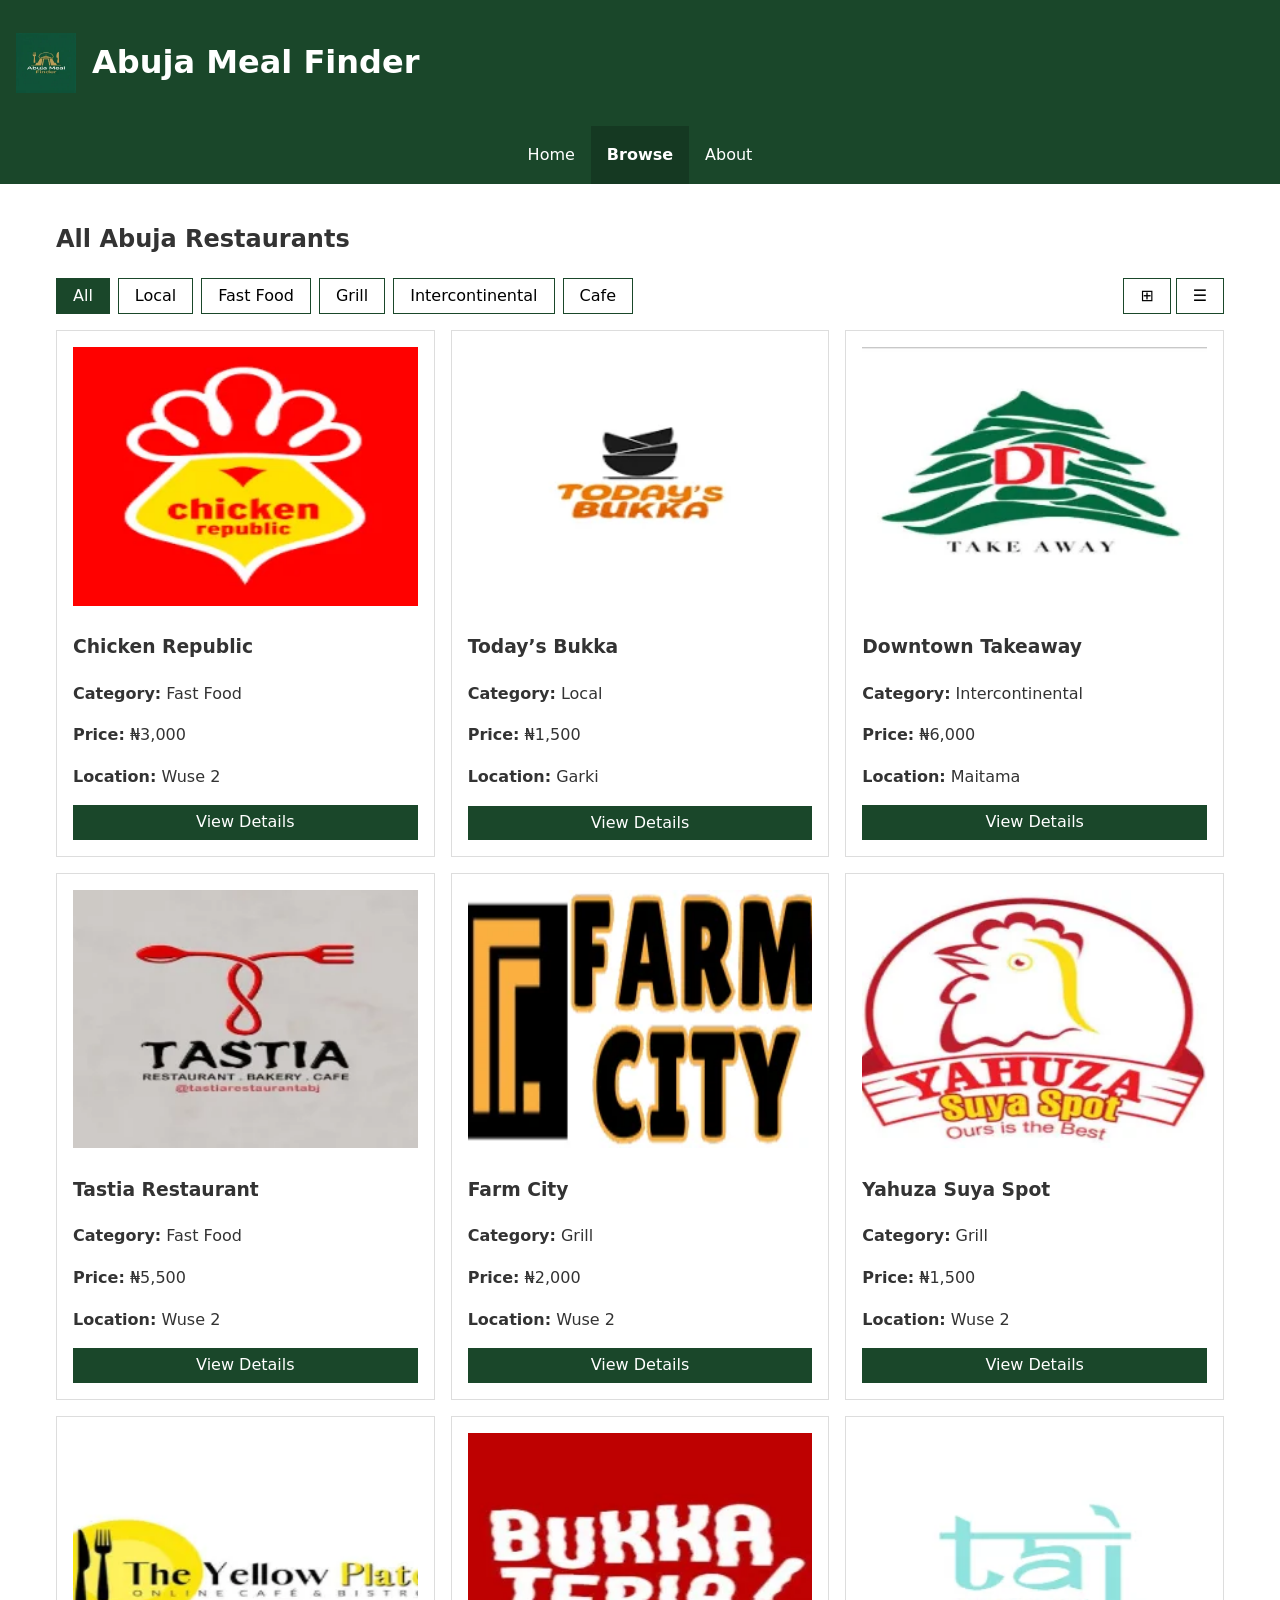
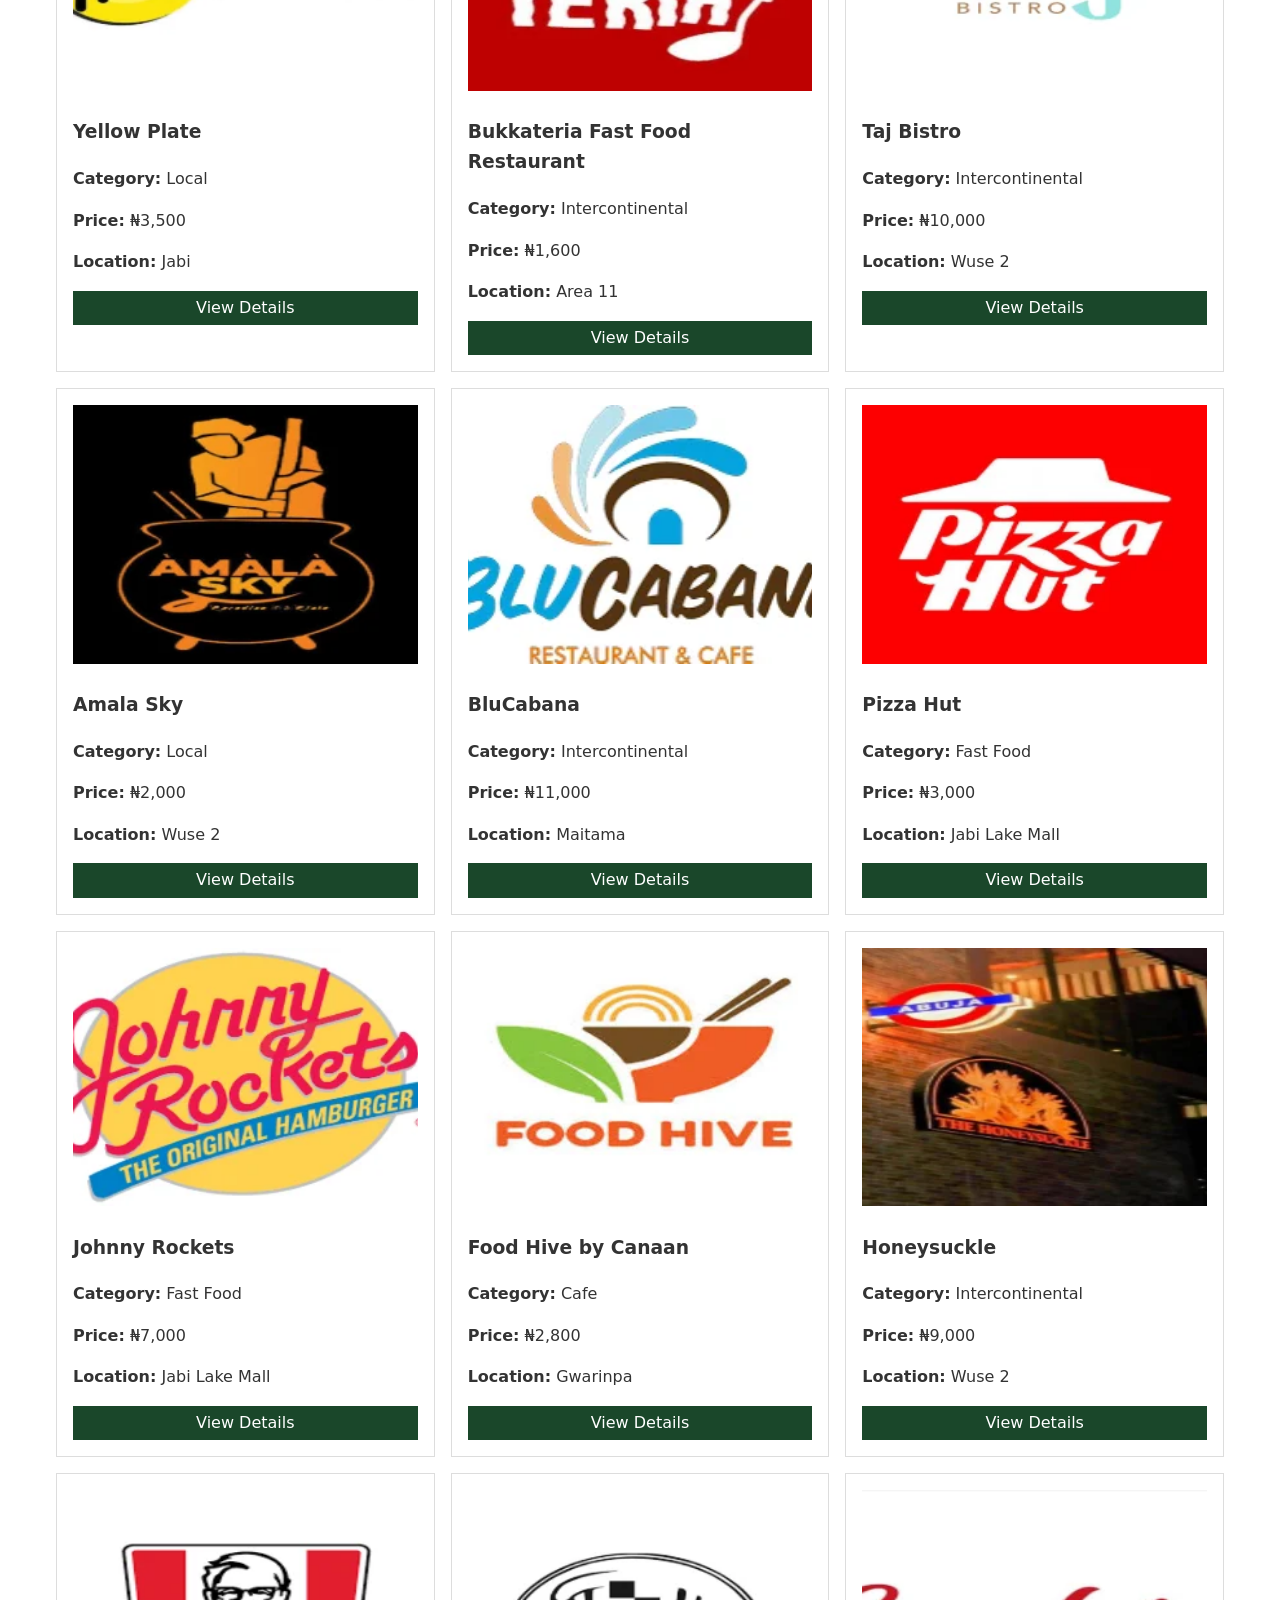
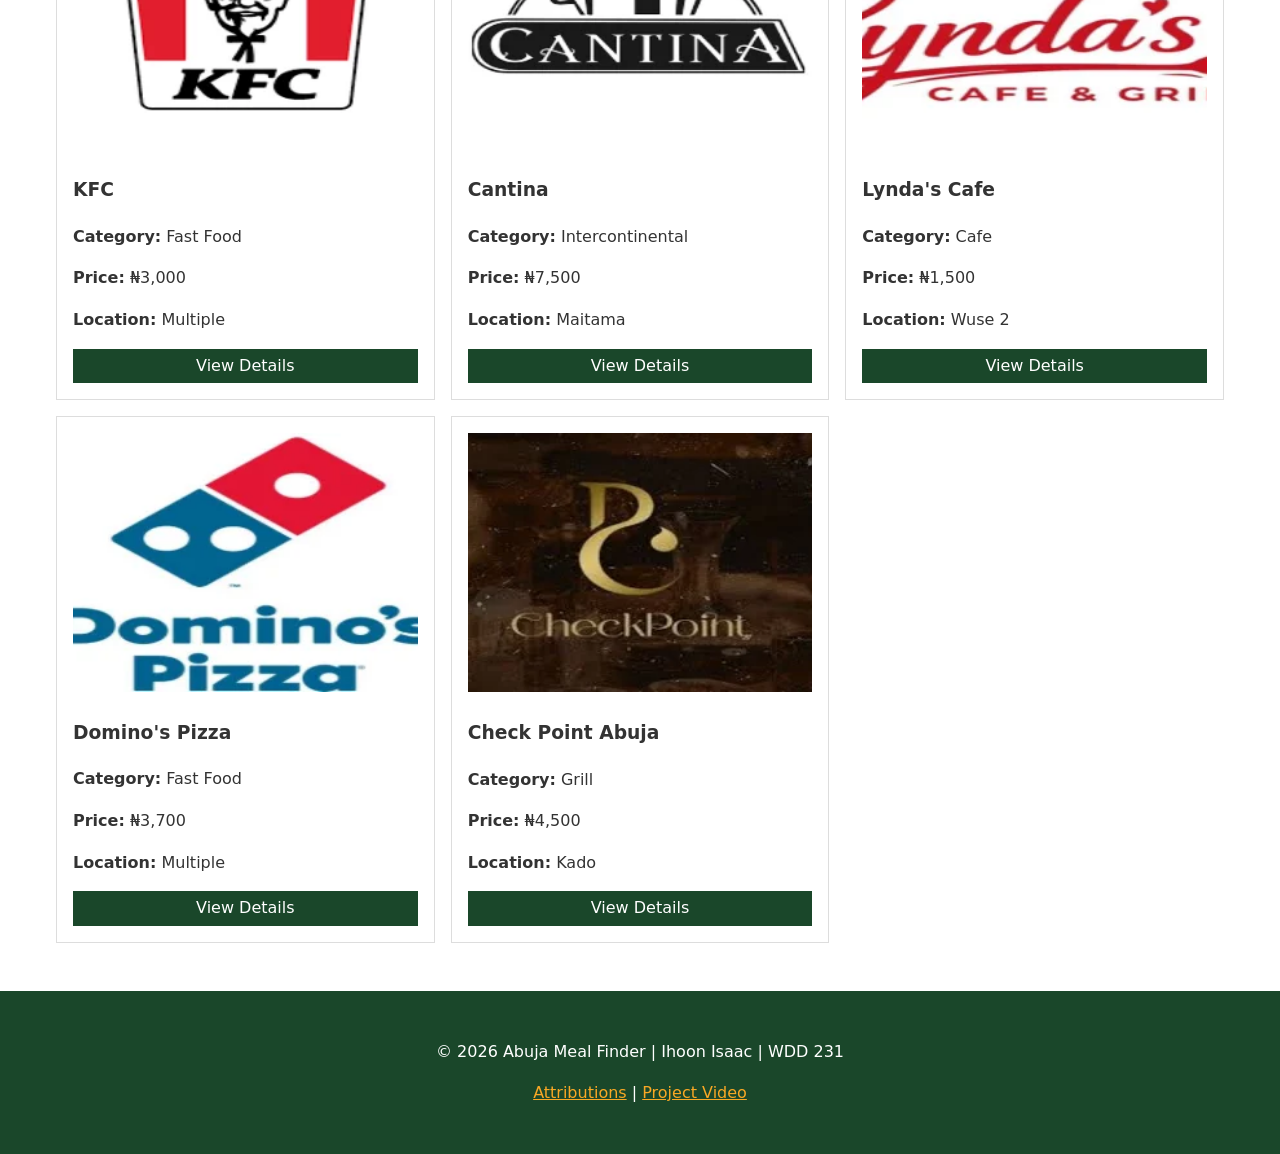
<file: final-project/browse.html>
<!DOCTYPE html>
<html lang="en">
<head>
  <meta charset="UTF-8">
  <meta name="viewport" content="width=device-width, initial-scale=1.0">
  <title>Browse Restaurants | Abuja Meal Finder</title>
  <meta name="description" content="Browse all restaurants in Abuja. Filter by Local, Fast Food, Intercontinental, Grill, or Cafe.">
  <meta name="author" content="Ihoon Isaac">
  
  <link rel="icon" href="images/favicon.ico">
  <meta property="og:title" content="Browse Abuja Restaurants">
  <meta property="og:type" content="website">
  <meta property="og:image" content="images/og-image.webp">
  
  <link rel="stylesheet" href="styles/normalize.css">
  <link rel="stylesheet" href="styles/base.css">
  <link rel="stylesheet" href="styles/larger.css">
  
  <script src="scripts/main.js" type="module"></script>
</head>
<body>
  <header>
    <div class="header-content">
      <img src="images/logo.webp" alt="Abuja Meal Finder Logo" width="60" height="60">
      <h1>Abuja Meal Finder</h1>
      <button id="menu" aria-label="Toggle navigation"></button>
    </div>
    <nav>
      <ul class="navigation">
        <li><a href="index.html">Home</a></li>
        <li><a href="browse.html" class="active">Browse</a></li>
        <li><a href="about.html">About</a></li>
      </ul>
    </nav>
  </header>

  <main>
    <h2>All Abuja Restaurants</h2>
    
    <div class="controls">
      <div class="filters">
        <button class="filter-btn active" data-filter="all">All</button>
        <button class="filter-btn" data-filter="Local">Local</button>
        <button class="filter-btn" data-filter="Fast Food">Fast Food</button>
        <button class="filter-btn" data-filter="Grill">Grill</button>
        <button class="filter-btn" data-filter="Intercontinental">Intercontinental</button>
        <button class="filter-btn" data-filter="Cafe">Cafe</button>
      </div>
      <div class="views">
        <button id="grid" aria-label="Grid view">⊞</button>
        <button id="list" aria-label="List view">☰</button>
      </div>
    </div>

    <div id="restaurant-container" class="grid"></div>
  </main>

  <!-- Modal for restaurant details -->
  <dialog id="restaurant-modal"></dialog>

  <footer>
    <p>&copy; <span id="year"></span> Abuja Meal Finder | Ihoon Isaac | WDD 231</p>
    <p><a href="attributions.html">Attributions</a> | <a href="https://www.loom.com/share/3f62096374bd4db18b574e003036cb48" target="_blank">Project Video</a></p>
  </footer>
</body>
</html>
</file>
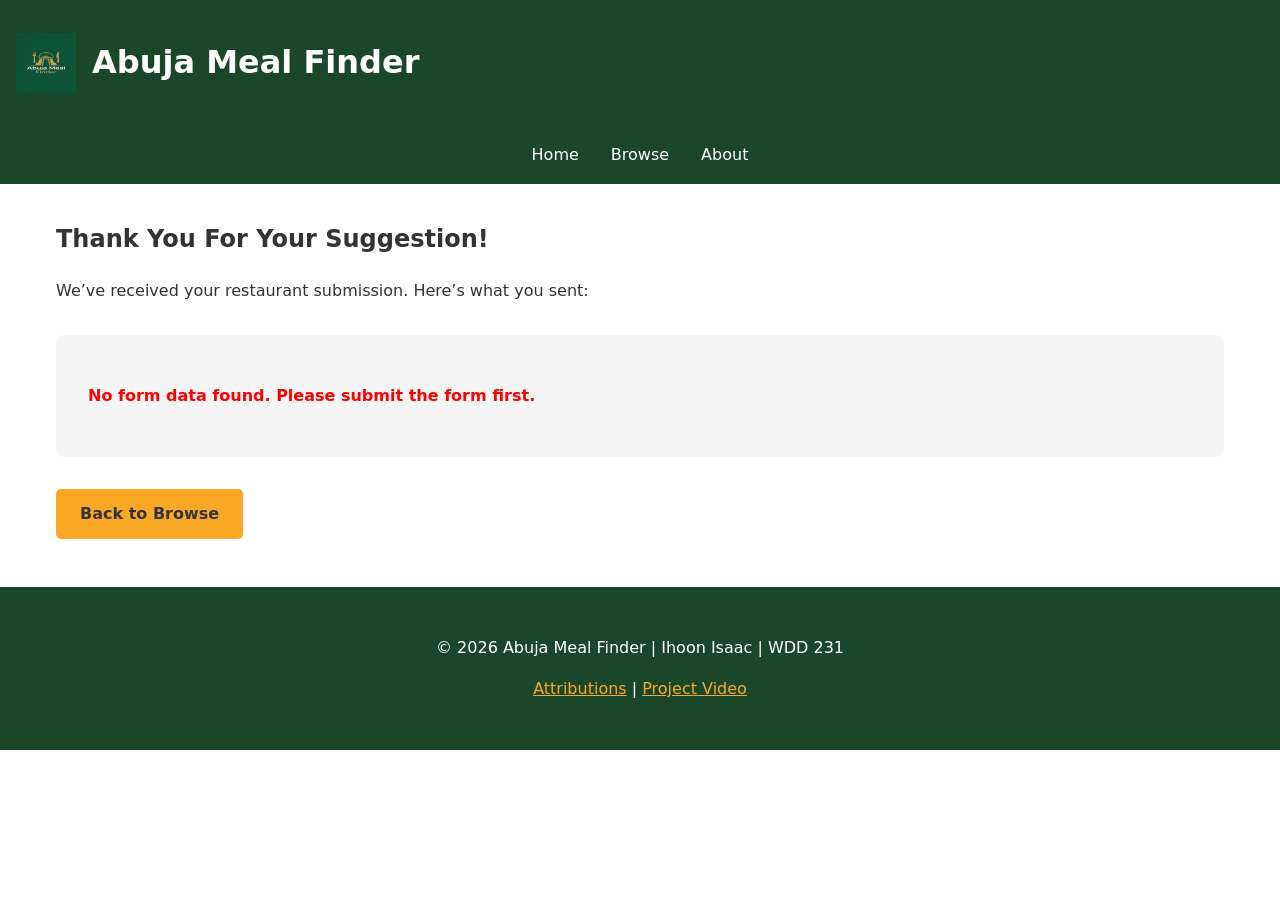
<file: final-project/form-action.html>
<!DOCTYPE html>
<html lang="en">
<head>
  <meta charset="UTF-8">
  <meta name="viewport" content="width=device-width, initial-scale=1.0">
  <title>Thank You | Abuja Meal Finder</title>
  <meta name="description" content="Thank you for your restaurant suggestion to Abuja Meal Finder.">
  <meta name="author" content="Ihoon Isaac">
  
  <link rel="icon" href="images/favicon.ico">
  
  <link rel="stylesheet" href="styles/normalize.css">
  <link rel="stylesheet" href="styles/base.css">
  <link rel="stylesheet" href="styles/larger.css">
  
  <script src="scripts/main.js" type="module"></script>
  <script src="scripts/form-action.js" type="module"></script>
</head>
<body>
  <header>
    <div class="header-content">
      <img src="images/logo.webp" alt="Abuja Meal Finder Logo" width="60" height="60">
      <h1>Abuja Meal Finder</h1>
      <button id="menu" aria-label="Toggle navigation"></button>
    </div>
    <nav>
      <ul class="navigation">
        <li><a href="index.html">Home</a></li>
        <li><a href="browse.html">Browse</a></li>
        <li><a href="about.html">About</a></li>
      </ul>
    </nav>
  </header>

  <main>
    <h2>Thank You For Your Suggestion!</h2>
    <p>We’ve received your restaurant submission. Here’s what you sent:</p>
    
    <div id="form-results" class="results-card"></div>
    
    <a href="browse.html" class="cta">Back to Browse</a>
  </main>

  <footer>
    <p>&copy; <span id="year"></span> Abuja Meal Finder | Ihoon Isaac | WDD 231</p>
    <p><a href="attributions.html">Attributions</a> | <a href="https://www.loom.com/share/3f62096374bd4db18b574e003036cb48" target="_blank">Project Video</a></p>
  </footer>
</body>
</html>
</file>
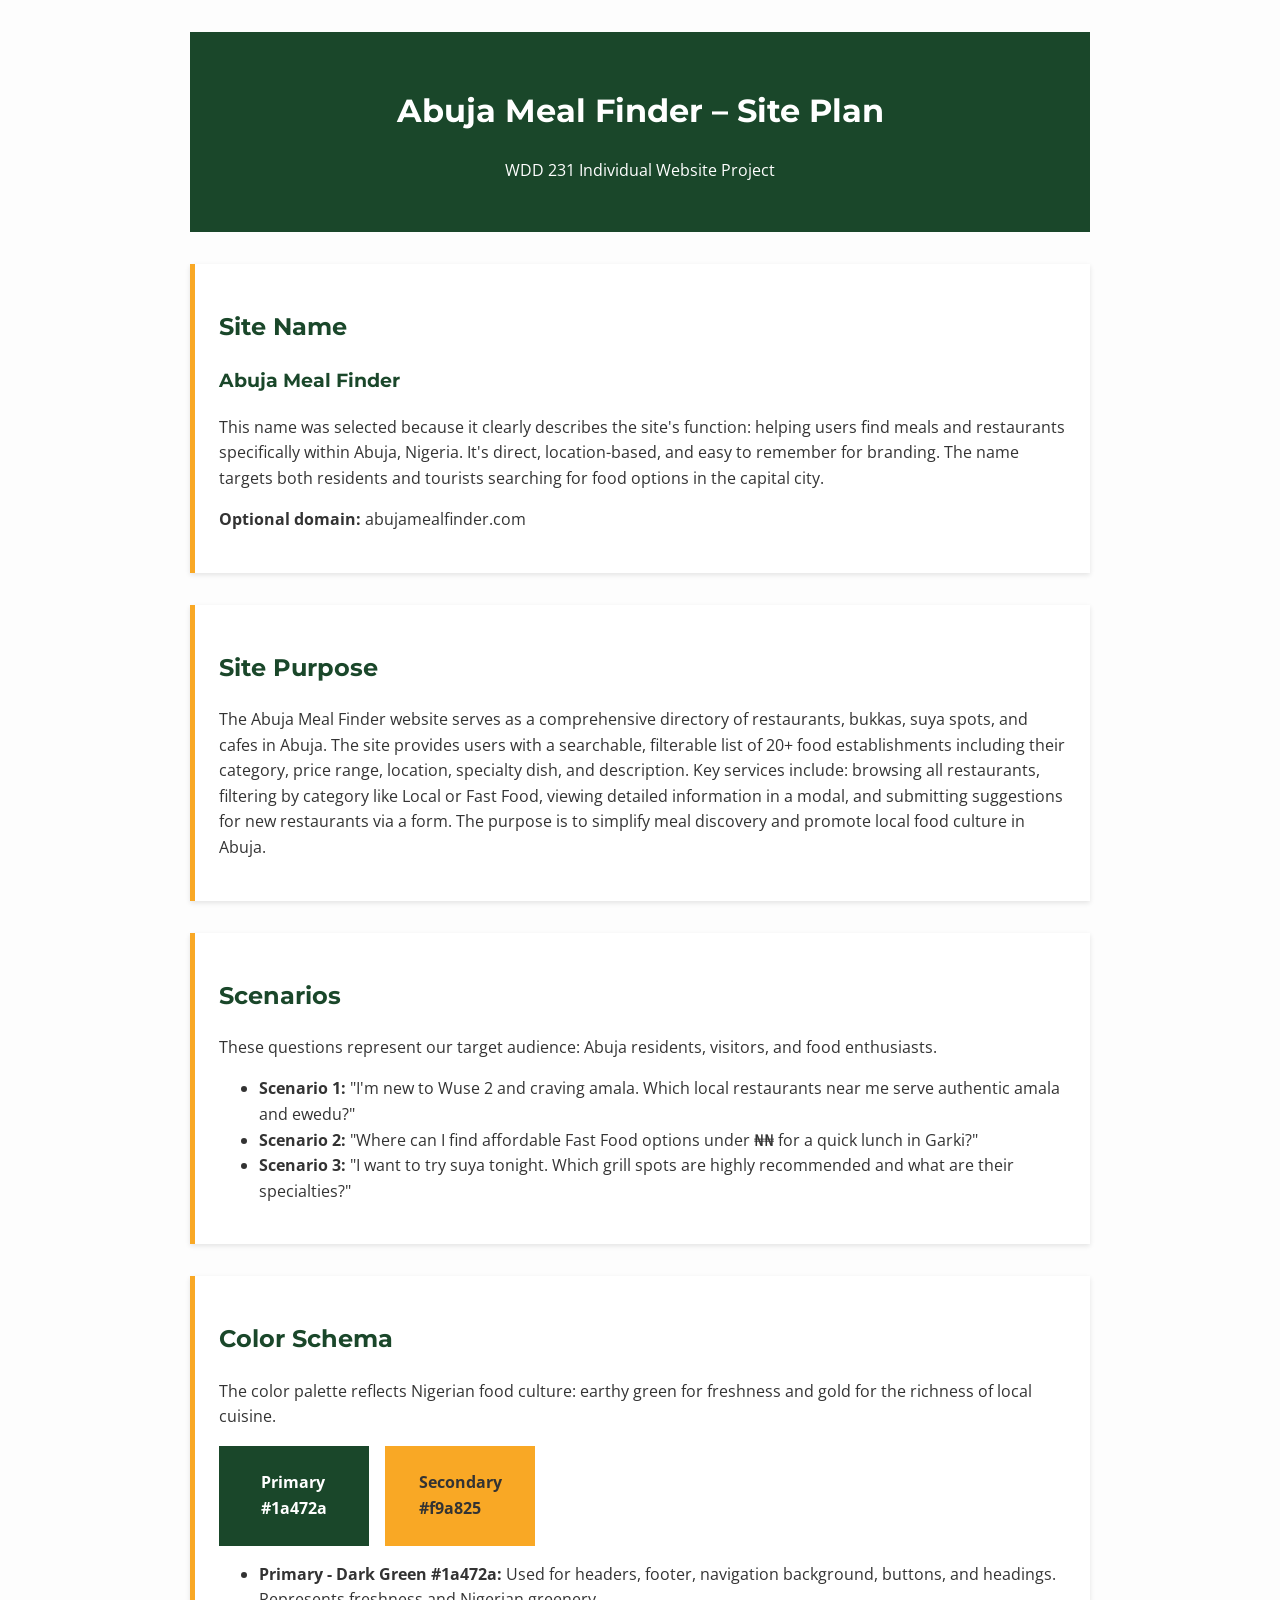
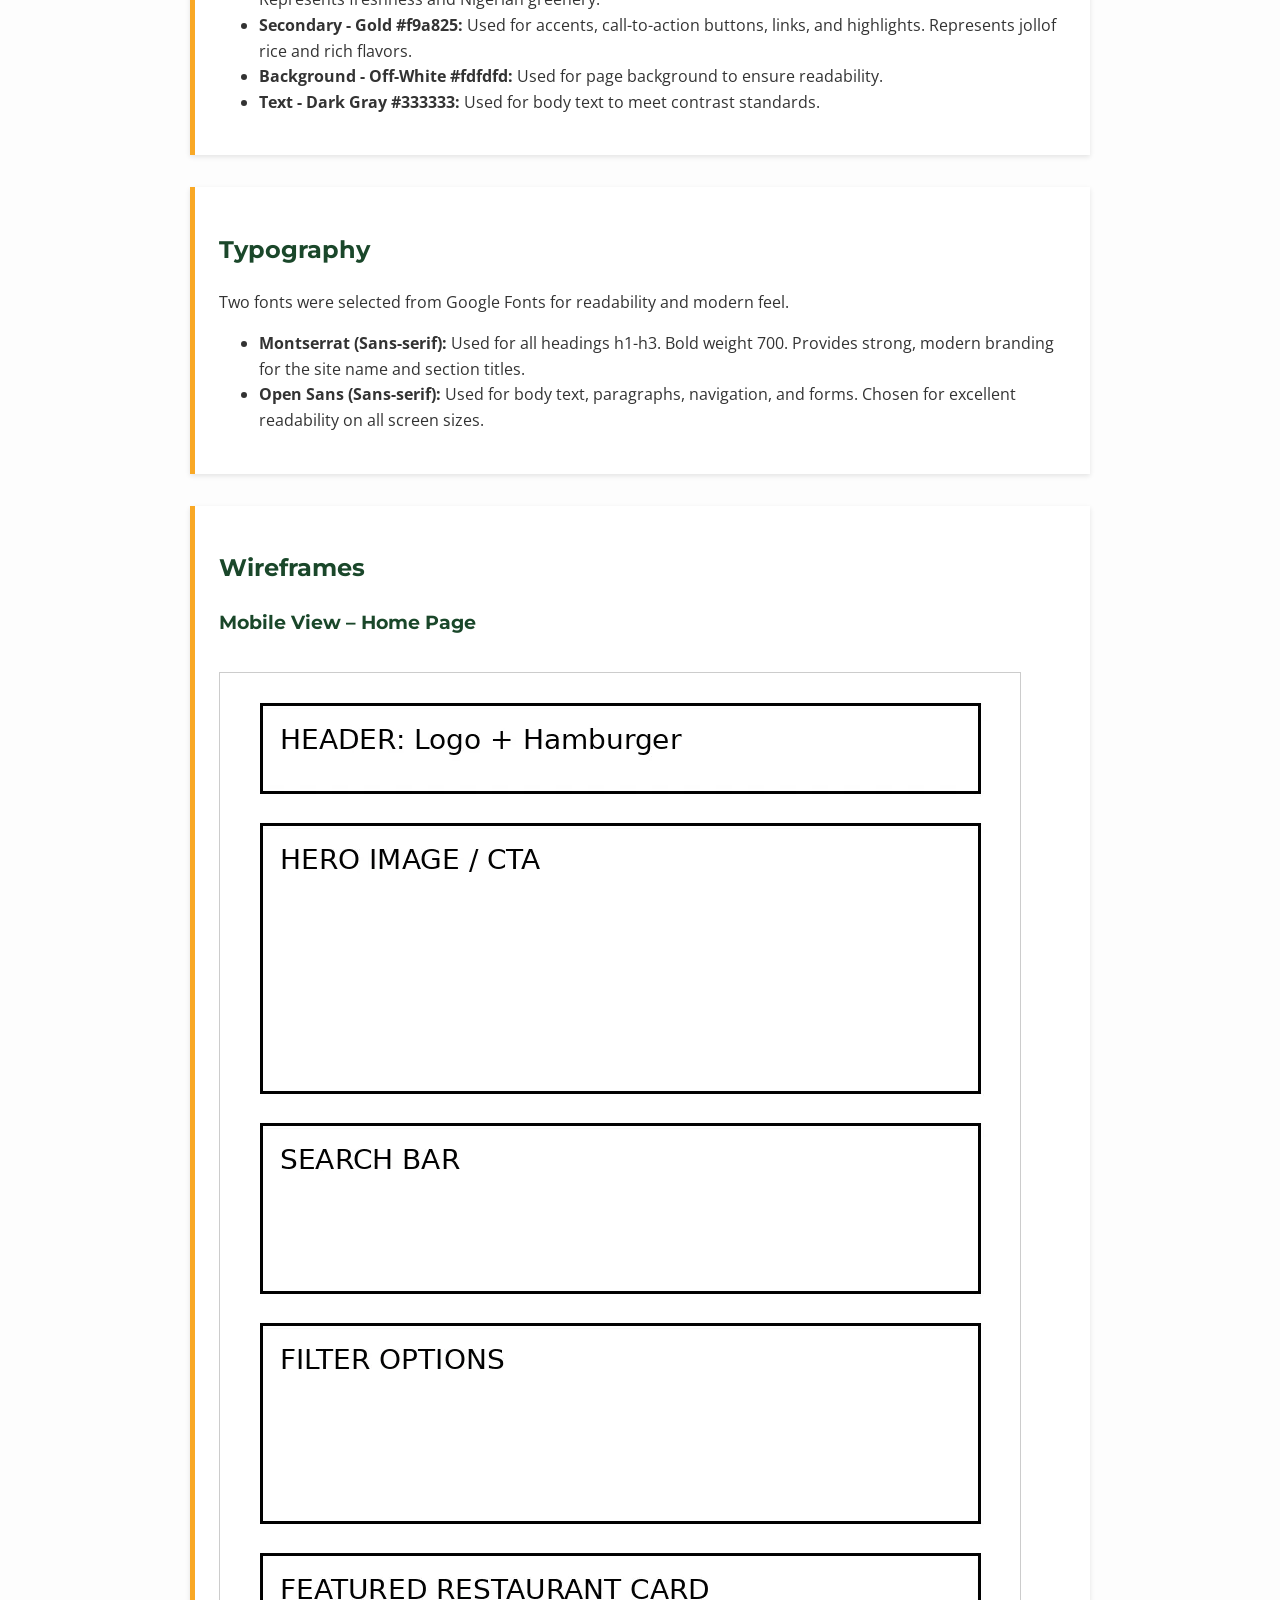
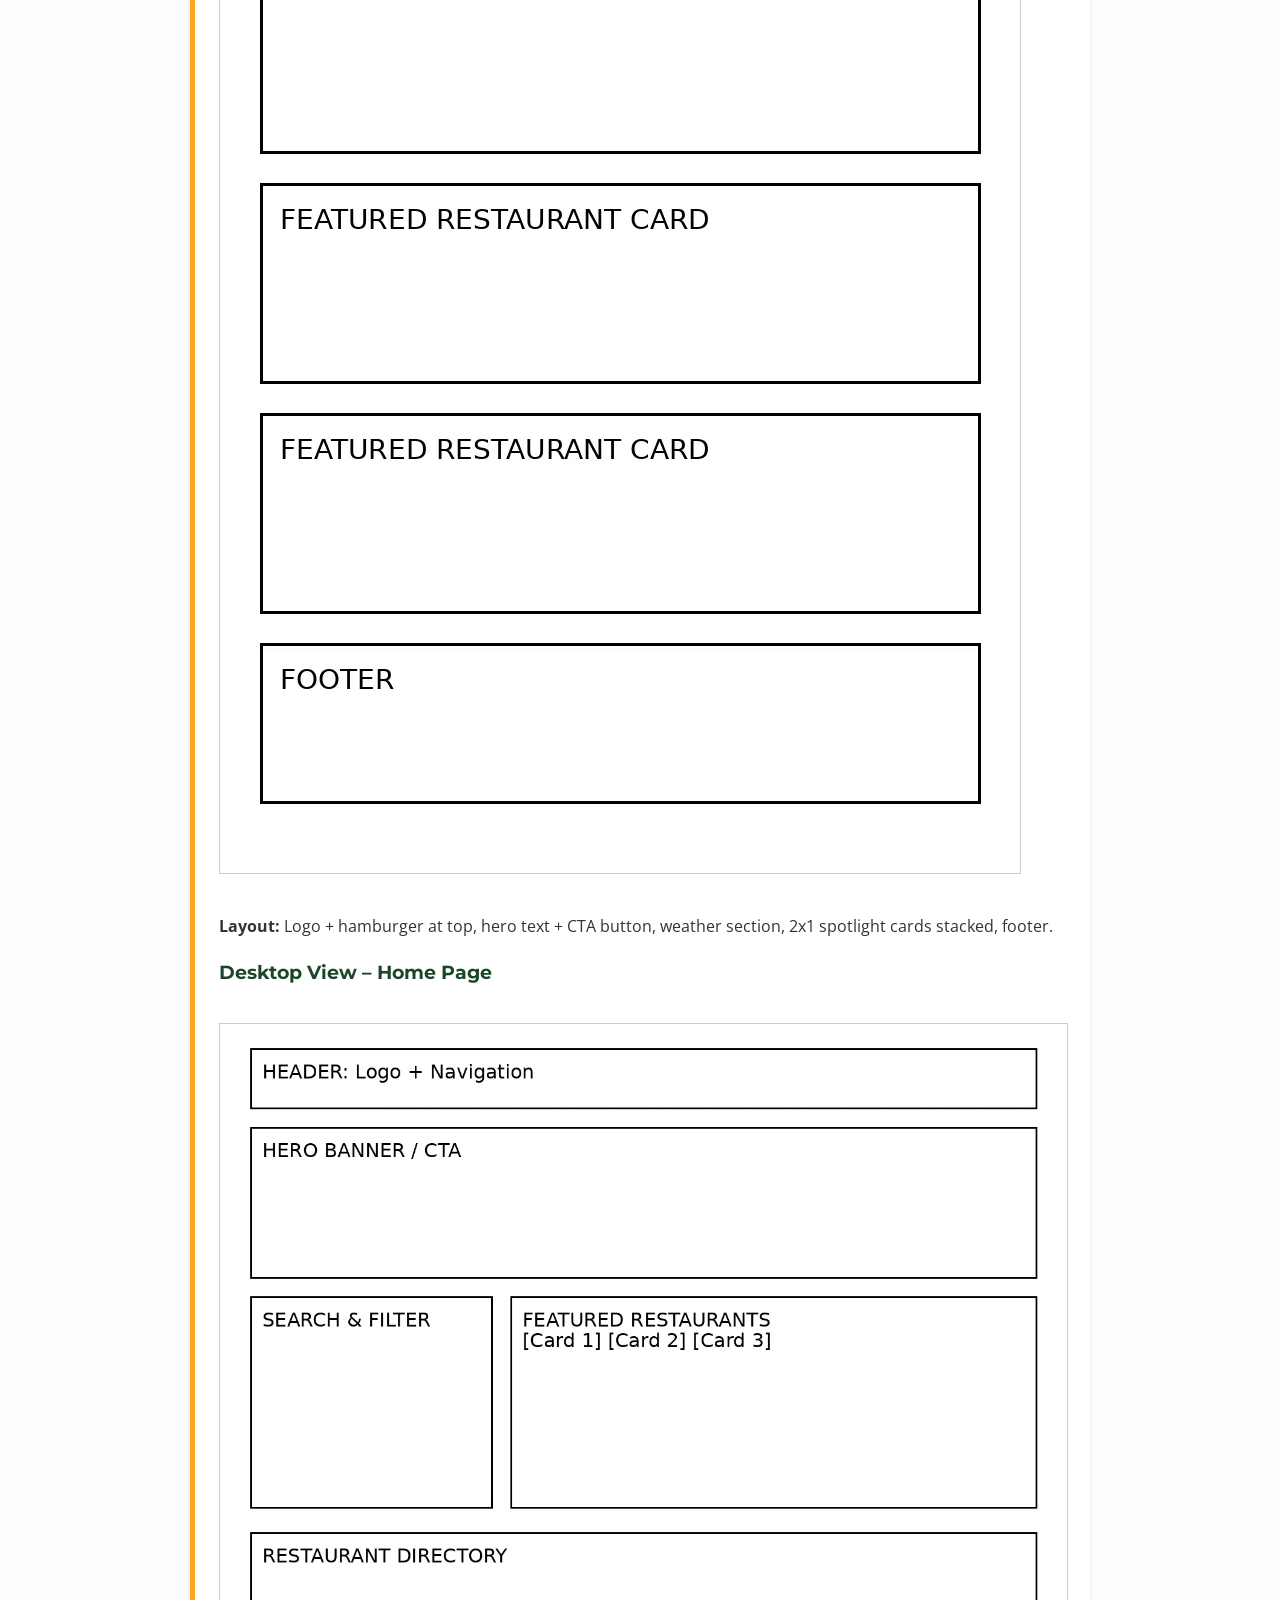
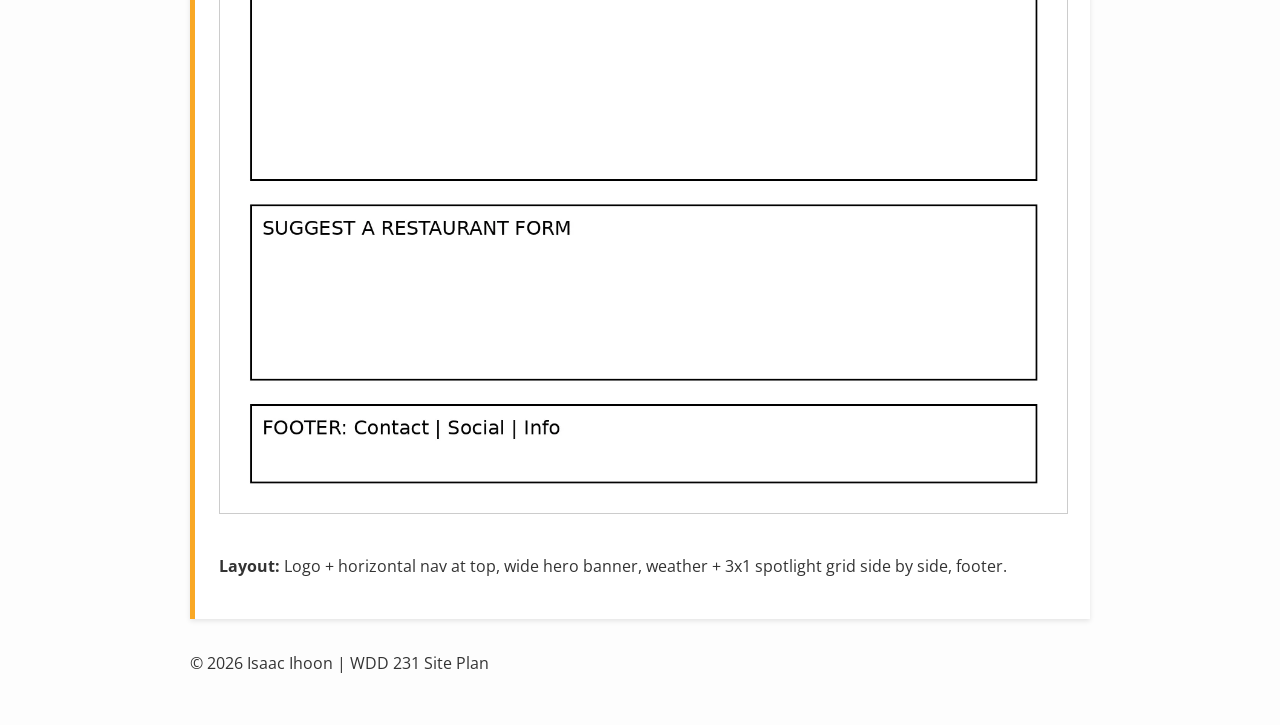
<file: final-project/siteplan.html>
<!DOCTYPE html>
<html lang="en">
<head>
  <meta charset="UTF-8">
  <meta name="viewport" content="width=device-width, initial-scale=1.0">
  <title>Abuja Meal Finder Site Plan</title>
  <meta name="description" content="Site plan for Abuja Meal Finder WDD 231 final project">
  <meta name="author" content="Isaac Ihoon">
  
  <link rel="preconnect" href="https://fonts.googleapis.com">
  <link rel="preconnect" href="https://fonts.gstatic.com" crossorigin>
  <link href="https://fonts.googleapis.com/css2?family=Montserrat:wght@700&family=Open+Sans&display=swap" rel="stylesheet">
  
  <style>
    :root {
      --primary-color: #1a472a; /* Dark green - headers, footer, buttons */
      --secondary-color: #f9a825; /* Gold - accents, CTA, links */
      --background-color: #fdfdfd; /* Off-white - page background */
      --text-color: #333333; /* Dark gray - body text */
    }
    
    body {
      font-family: 'Open Sans', sans-serif;
      background-color: var(--background-color);
      color: var(--text-color);
      line-height: 1.6;
      max-width: 900px;
      margin: 0 auto;
      padding: 2rem;
    }
    
    h1, h2, h3 {
      font-family: 'Montserrat', sans-serif;
      color: var(--primary-color);
    }
    
    header {
      background-color: var(--primary-color);
      color: white;
      padding: 2rem;
      text-align: center;
      margin-bottom: 2rem;
    }
    header h1 { color: white; }
    
    section {
      background: white;
      padding: 1.5rem;
      margin-bottom: 2rem;
      border-left: 5px solid var(--secondary-color);
      box-shadow: 0 2px 5px rgba(0,0,0,0.1);
    }
    
    .color-schema {
      display: flex;
      gap: 1rem;
      flex-wrap: wrap;
    }
    .color-box {
      width: 150px;
      height: 100px;
      display: flex;
      align-items: center;
      justify-content: center;
      color: white;
      font-weight: bold;
    }
    .primary { background-color: var(--primary-color); }
    .secondary { background-color: var(--secondary-color); color: var(--text-color); }
    
    .wireframe img {
      max-width: 100%;
      border: 1px solid #ccc;
      margin: 1rem 0;
    }
  </style>
</head>
<body>
  <header>
    <h1>Abuja Meal Finder – Site Plan</h1>
    <p>WDD 231 Individual Website Project</p>
  </header>

  <main>
    <section>
      <h2>Site Name</h2>
      <h3>Abuja Meal Finder</h3>
      <p>This name was selected because it clearly describes the site's function: helping users find meals and restaurants specifically within Abuja, Nigeria. It's direct, location-based, and easy to remember for branding. The name targets both residents and tourists searching for food options in the capital city.</p>
      <p><strong>Optional domain:</strong> abujamealfinder.com</p>
    </section>

    <section>
      <h2>Site Purpose</h2>
      <p>The Abuja Meal Finder website serves as a comprehensive directory of restaurants, bukkas, suya spots, and cafes in Abuja. The site provides users with a searchable, filterable list of 20+ food establishments including their category, price range, location, specialty dish, and description. Key services include: browsing all restaurants, filtering by category like Local or Fast Food, viewing detailed information in a modal, and submitting suggestions for new restaurants via a form. The purpose is to simplify meal discovery and promote local food culture in Abuja.</p>
    </section>

    <section>
      <h2>Scenarios</h2>
      <p>These questions represent our target audience: Abuja residents, visitors, and food enthusiasts.</p>
      <ul>
        <li><strong>Scenario 1:</strong> "I'm new to Wuse 2 and craving amala. Which local restaurants near me serve authentic amala and ewedu?"</li>
        <li><strong>Scenario 2:</strong> "Where can I find affordable Fast Food options under ₦₦ for a quick lunch in Garki?"</li>
        <li><strong>Scenario 3:</strong> "I want to try suya tonight. Which grill spots are highly recommended and what are their specialties?"</li>
      </ul>
    </section>

    <section>
      <h2>Color Schema</h2>
      <p>The color palette reflects Nigerian food culture: earthy green for freshness and gold for the richness of local cuisine.</p>
      <div class="color-schema">
        <div class="color-box primary">Primary<br>#1a472a</div>
        <div class="color-box secondary">Secondary<br>#f9a825</div>
      </div>
      <ul>
        <li><strong>Primary - Dark Green #1a472a:</strong> Used for headers, footer, navigation background, buttons, and headings. Represents freshness and Nigerian greenery.</li>
        <li><strong>Secondary - Gold #f9a825:</strong> Used for accents, call-to-action buttons, links, and highlights. Represents jollof rice and rich flavors.</li>
        <li><strong>Background - Off-White #fdfdfd:</strong> Used for page background to ensure readability.</li>
        <li><strong>Text - Dark Gray #333333:</strong> Used for body text to meet contrast standards.</li>
      </ul>
    </section>

    <section>
      <h2>Typography</h2>
      <p>Two fonts were selected from Google Fonts for readability and modern feel.</p>
      <ul>
        <li><strong>Montserrat (Sans-serif):</strong> Used for all headings h1-h3. Bold weight 700. Provides strong, modern branding for the site name and section titles.</li>
        <li><strong>Open Sans (Sans-serif):</strong> Used for body text, paragraphs, navigation, and forms. Chosen for excellent readability on all screen sizes.</li>
      </ul>
    </section>

    <section class="wireframe">
      <h2>Wireframes</h2>
      <h3>Mobile View – Home Page</h3>
      
      <img src="images/wireframe-mobile.webp" alt="Mobile wireframe sketch for home page">
      <p><strong>Layout:</strong> Logo + hamburger at top, hero text + CTA button, weather section, 2x1 spotlight cards stacked, footer.</p>
      
      <h3>Desktop View – Home Page</h3>
      
      <img src="images/wireframe-desktop.webp" alt="Desktop wireframe sketch for home page">
      <p><strong>Layout:</strong> Logo + horizontal nav at top, wide hero banner, weather + 3x1 spotlight grid side by side, footer.</p>
    </section>
  </main>

  <footer>
    <p>&copy; 2026 Isaac Ihoon | WDD 231 Site Plan</p>
  </footer>
</body>
</html>
</file>
<file: styles/base.css>
/* COLOR SCHEME
terra cotta #E07A5F
deep slate blue #3D405B
*/

/******************* SITE WIDE ****************/
* {
    font-family: "Montserrat", sans-serif;
    box-sizing: border-box;
}

body {
    min-width: 320px;
    overflow-x: hidden;
}

/*************** HEADER ****************/
header {
    display: grid;
    grid-template-columns: 40px auto 44px;
    padding: 0.5rem 1rem;
    align-items: center;
    border-bottom: 1px solid #ddd;
    column-gap: 0.5rem;
    background-color: #fff;
}

header img {
    display: block;
    width: 44px;
    height: auto;
}

header span {
    font-size: 1.25rem;
    font-weight: 600;
    color: #3D405B;
}

/**************** HAMBURGER ****************/
.hamburger {
    background: none;
    border: none;
    color: #3D405B;
    cursor: pointer;
    font-size: 2rem;
}

.hamburger::before {
    content: "☰";
}

.hamburger.show::before {
    content: "×";
}

/**************** NAVIGATION ****************/
.navigation {
    display: none;
}

.navigation.show {
    display: block;
}

.navigation ul {
    list-style-type: none;
    margin: 0;
    padding: 0;
}

.navigation a {
    display: block;
    padding: 0.8rem 1rem;
    color: #3D405B;
    text-decoration: none;
    border-bottom: 1px solid #ddd;
    font-weight: 600;
}

.navigation li.current a {
    background-color: #eee;
    border-left: 4px solid #E07A5F;
}

.navigation a:hover {
    background-color: #E07A5F;
    color: #fff;
}

/**************** MAIN ****************/
main {
    padding: 1rem;
    max-width: 1200px;
    margin: 0 auto;
}

h1 {
    color: #3D405B;
    margin: 1rem 0;
}

h2 {
    background-color: #3D405B;
    color: #fff;
    padding: 0.5rem;
    text-align: center;
    margin: 0;
    border-radius: 5px 5px 0 0;
}

section {
    margin: 1rem 0;
    border: 1px solid #ddd;
    border-radius: 5px;
    background-color: #fff;
}

section p {
    padding: 1rem;
    line-height: 1.6;
}

.about p {
    margin-bottom: 1rem;
    line-height: 1.6;
}
.about p:last-child {
    margin-bottom: 0;
}

.hero-grid {
    display: grid;
    gap: 1rem;
}

.photo img {
    width: 100%;
    height: auto;
    display: block;
    padding: 1rem;
}

/**************** COURSE SECTION ****************/
.course-buttons {
    display: flex;
    gap: 0.5rem;
    padding: 1rem;
    justify-content: center;
    flex-wrap: wrap;
}

.course-buttons button {
    background-color: #3D405B;
    color: #fff;
    border: none;
    padding: 0.5rem 1.5rem;
    border-radius: 5px;
    cursor: pointer;
    font-weight: 600;
}

.course-buttons button:hover {
    background-color: #E07A5F;
}

.courses p {
    text-align: center;
    font-weight: 600;
    padding: 0 1rem;
}

.cards {
    display: grid;
    grid-template-columns: 1fr;
    gap: 0.5rem;
    padding: 1rem;
}

.card {
    padding: 1rem;
    border-radius: 5px;
    text-align: center;
    font-weight: 600;
    border: 1px solid #ccc;
}

.card.completed {
    background-color: #d4edda;
    border-color: #3D405B;
}

.card.completed::before {
    content: "✓ ";
    font-weight: 700;
}

.card.incomplete {
    background-color: #f8d7da;
}

/**************** FOOTER ****************/
footer {
    background-color: #eee;
    padding: 1rem;
    text-align: center;
    border-top: 1px solid #ddd;
}

.social {
    display: flex;
    justify-content: center;
    gap: 0.5rem;
    margin-bottom: 1rem;
}

.social a {
    display: flex;
    justify-content: center;
    align-items: center;
    width: 44px;
    height: 44px;
    border: 1px solid #ccc;
    border-radius: 22px;
    background-color: #fff;
}

.social img {
    width: 22px;
    height: 22px;
}

.social a:hover {
    background-color: #ddd;
}

footer p {
    margin: 0.25rem 0;
    color: #3D405B;
    font-size: 0.9rem;
}
</file>
<file: styles/larger.css>
@media only screen and (min-width: 38rem) {
    header, nav, main, footer {
        max-width: 1200px;
        margin: 0 auto;
    }

    header {
        grid-template-columns: 40px auto;
    }

   .hamburger {
        display: none;
    }

   .navigation {
        display: block;
        border-bottom: 1px solid #ddd;
    }

   .navigation ul {
        display: flex;
    }

   .navigation a {
        border: none;
        border-bottom: none;
    }

   .navigation li.current a {
        border-left: none;
        border-bottom: 4px solid #E07A5F;
    }

   .hero-grid {
        grid-template-columns: 2fr 1fr;
    }

   .cards {
        grid-template-columns: repeat(3, 1fr);
    }
}
</file>
<file: chamber/styles/base.css>
:root {
  --primary-color: #0A4174;  /* Deep Blue - for headers, nav */
  --secondary-color: #C8102E; /* Nigerian Red - for buttons, highlights */
  --accent1-color: #F8F9FA;  /* Off-white - page background */
  --accent2-color: #212529;  /* Charcoal - main text color */
  --font: 'Montserrat', sans-serif;
}

* {
  margin: 0;
  padding: 0;
  box-sizing: border-box;
}

body {
  font-family: var(--font);
  color: var(--accent2-color);
  background-color: var(--accent1-color);
}

/* HEADER */
header {
  background-color: var(--primary-color);
  color: white;
  display: flex;
  align-items: center;
  padding: 1rem;
  gap: 1rem;
}

header span {
  font-size: 1.2rem;
  font-weight: 600;
}

/* Support both .hamburger and #menu-button for consistency */
.hamburger,
#menu-button {
  margin-left: auto;
  background: none;
  border: none;
  color: white;
  font-size: 2rem;
  cursor: pointer;
}

.hamburger::before,
#menu-button::before { content: "☰"; }

.hamburger.show::before,
#menu-button.show::before { content: "✕"; }

/* NAVIGATION - Support both .navigation and #nav-menu */
.navigation,
#nav-menu {
  background-color: var(--accent2-color);
  display: none;
}

.navigation.show,
#nav-menu.open { display: block; }

.navigation ul {
  list-style: none;
}

.navigation a,
#nav-menu a {
  display: block;
  color: white;
  padding: 1rem;
  text-decoration: none;
}

.navigation a:hover,
#nav-menu a:hover {
  background-color: var(--secondary-color);
}

.navigation .current a,
#nav-menu a.active {
  background-color: var(--secondary-color);
}

/* HERO */
.hero {
  position: relative;
  max-height: 400px;
  overflow: hidden;
}

.hero img {
  width: 100%;
  height: auto;
  object-fit: cover;
  object-position: center;
  display: block;
}

.cta {
  position: absolute;
  bottom: 1rem;
  right: 1rem;
  background-color: var(--secondary-color);
  color: white;
  padding: .75rem 1.5rem;
  text-decoration: none;
  border-radius: 5px;
  font-weight: 600;
}

.cta:hover {
  background-color: var(--primary-color);
}

h1 {
  margin: 1rem;
  color: var(--primary-color);
}

.home-grid {
  display: grid;
  gap: 1rem;
  padding: 1rem;
}

section {
  background-color: white;
  padding: 1rem;
  box-shadow: 0 0 10px rgba(0,0,0,0.1);
}

section h2 {
  background-color: var(--primary-color);
  color: white;
  padding: .5rem;
  margin: -1rem -1rem 1rem -1rem;
}

#spotlight-cards {
  display: grid;
  grid-template-columns: repeat(auto-fit, minmax(250px, 1fr));
  gap: 1rem;
}

.weather, .forecast, .spotlights, .events {
  background-color: white;
  padding: 1rem;
  box-shadow: 0 0 10px rgba(0,0,0,0.1);
}

.weather h2, .forecast h2, .spotlights h2, .events h2 {
  background-color: var(--primary-color);
  color: white;
  padding: .5rem;
  margin: -1rem -1rem 1rem -1rem;
}

.spotlight {
  text-align: center;
  border: 1px solid #ddd;
  padding: 1rem;
  background-color: white;
}

.spotlight img {
  width: 100px;
  height: 100px;
  margin-bottom: .5rem;
  padding: .5rem;
  border: 1px solid #ddd;
  border-radius: 8px;
  object-fit: contain;
}

.spotlight img.light-logo {
  background-color: #2c3e50;
}

/* FOOTER - Mobile First */
footer {
  background: var(--primary-color);
  color: white;
  padding: 2rem 1rem;
}
.footer-content {
    display: grid;
    gap: 2rem;
    max-width: 1200px;
    margin: 0 auto;
    min-height: 120px;
}

.social {
  display: flex;
  justify-content: center;
  gap: 1rem;
}

.social img {
  filter: brightness(0) invert(1);
  width: 44px;
  height: 44px;
}

.social a:hover img {
  transform: scale(1.1);
}

.contact p, .project-info p {
  margin: 0.25rem 0;
}

/* DIRECTORY */
#directory img {
  width: 100px;
  height: 100px;
  object-fit: contain;
  background-color: #f8f8f8;
  padding: 0.5rem;
  border-radius: 4px;
  display: block;
  margin: 0 auto 0.5rem;
}

#directory img.light-logo {
  background-color: #333;
}

.membership-level {
    font-weight: 600;
    color: var(--secondary-color);
    font-size: 0.9rem;
    margin: 0.25rem 0;
}

#directory.grid {
  display: grid;
  grid-template-columns: 1fr;
  gap: 1rem;
  margin: 1rem;
}

#directory.grid section {
  background-color: white;
  padding: 1rem;
  border-radius: 8px;
  box-shadow: 0 2px 5px rgba(0,0,0,0.1);
  text-align: center;
}

#directory.grid h2 {
  background-color: var(--primary-color);
  color: white;
  padding: .5rem;
  margin: -1rem -1rem 1rem -1rem;
  font-size: 1.2rem;
}

#directory.list {
  display: flex;
  flex-direction: column;
  margin: 1rem;
  gap: 0;
}

#directory.list section {
  display: grid;
  grid-template-columns: 2fr 2fr 1fr 1fr 1fr; 
  align-items: center;
  padding: 0.75rem;
  text-align: left;
  gap: 1rem;
  border-bottom: 1px solid #ddd;
}

#directory.list section:nth-child(odd) {
  background-color: #f9f9f9;
}

#directory.list section h2 {
  background: none;
  color: var(--accent2-color);
  padding: 0;
  margin: 0;
  font-size: 1rem;
}

#directory.list img {
  display: none;
}

#directory.list p, #directory.list a {
  margin: 0;
  word-break: break-word;
}

/* Tablet: 2 columns */
@media (min-width: 601px) {
  #directory.grid {
    grid-template-columns: repeat(2, 1fr);
  }
}

/* Desktop: 3 columns */
@media (min-width: 1025px) {
  #directory.grid {
    grid-template-columns: repeat(3, 1fr);
  }
}

/* JOIN PAGE */
.join-main {
    padding: 1rem;
}

.form-container {
    display: grid;
    gap: 2rem;
}

.join-form fieldset {
    border: 1px solid #ddd;
    border-radius: 6px;
    padding: 1rem;
    margin-bottom: 1rem;
}

.join-form legend {
    color: var(--primary-color);
    font-weight: 600;
    padding: 0 .5rem;
}

.join-form label {
    display: block;
    margin-bottom: 1rem;
    font-weight: 600;
}

.join-form input[type="text"],
.join-form input[type="email"],
.join-form input[type="tel"],
.join-form select,
.join-form textarea {
    display: block;
    width: 100%;
    max-width: 400px;
    padding: .75rem;
    border: 1px solid #999;
    border-radius: 4px;
    margin-top: .25rem;
}

.join-form input:required {
    border-left: 6px solid red;
}

.join-form input:required:valid {
    border-left: 6px solid green;
}

.join-form small {
    display: block;
    color: #666;
    font-size: .8rem;
    margin-top: .25rem;
}

.submit-btn {
    background: var(--primary-color);
    color: white;
    padding: 1rem 2rem;
    border: none;
    border-radius: 6px;
    font-size: 1.1rem;
    cursor: pointer;
    width: 100%;
    max-width: 400px;
}

.submit-btn:hover {
    background: var(--secondary-color);
}

/* Membership Cards with Animation */
.membership-cards {
    display: grid;
    gap: 1rem;
}

.card {
    border: 1px solid #ddd;
    border-radius: 8px;
    padding: 1.5rem;
    text-align: center;
    opacity: 0;
    transform: translateY(20px);
    animation: fadeInUp 0.6s ease-out forwards;
}

.np-card { animation-delay: 0.1s; background: #f0f0f0; }
.bronze-card { animation-delay: 0.2s; background: #cd7f32; color: white; }
.silver-card { animation-delay: 0.3s; background: #c0c0c0; }
.gold-card { animation-delay: 0.4s; background: #ffd700; }

@keyframes fadeInUp {
    to {
        opacity: 1;
        transform: translateY(0);
    }
}

.card h3 {
    margin: 0 0 .5rem 0;
}

.info-link {
    display: inline-block;
    margin-top: 1rem;
    padding: .5rem 1rem;
    background: rgba(0,0,0,0.2);
    color: inherit;
    text-decoration: none;
    border-radius: 4px;
}

.info-link:hover {
    background: rgba(0,0,0,0.4);
}

/* Modal Styles */
dialog {
    border: none;
    border-radius: 8px;
    padding: 2rem;
    max-width: 500px;
    box-shadow: 0 0 20px rgba(0,0,0,0.3);
}

dialog::backdrop {
    background: rgba(0,0,0,0.5);
}

.modal-content h3 {
    margin-top: 0;
    color: var(--primary-color);
}

.close-modal {
    margin-top: 1rem;
    padding: .5rem 1rem;
    background: var(--primary-color);
    color: white;
    border: none;
    border-radius: 4px;
    cursor: pointer;
}

/* Thank You Page */
.thankyou-main {
    padding: 2rem 1rem;
    text-align: center;
}

.application-details {
    background: #f9f9f9;
    border: 1px solid #ddd;
    border-radius: 8px;
    padding: 2rem;
    margin: 2rem auto;
    max-width: 600px;
    text-align: left;
}

.application-details p {
    margin: .5rem 0;
    padding: .5rem;
    border-bottom: 1px solid #eee;
}

.btn {
    display: inline-block;
    background: var(--primary-color);
    color: white;
    padding: 1rem 2rem;
    text-decoration: none;
    border-radius: 6px;
    margin-top: 1rem;
}

/* DISCOVER PAGE */
.discover-main {
    padding: 1rem;
    max-width: 1200px;
    margin: 0 auto;
}

.visit-message {
    background: var(--secondary-color);
    color: white;
    padding: 1rem;
    border-radius: 6px;
    margin-bottom: 1rem;
    text-align: center;
    font-weight: 600;
    min-height: 60px;
}

.discover-grid {
    display: grid;
    gap: 1rem;
    grid-template-areas:
        "card1"
        "card2"
        "card3"
        "card4"
        "card5"
        "card6"
        "card7"
        "card8";
}

.discover-card {
    background: white;
    border: 1px solid #ddd;
    border-radius: 8px;
    padding: 1rem;
    box-shadow: 0 2px 5px rgba(0,0,0,0.1);
    display: flex;
    flex-direction: column;
}

.discover-card:nth-child(1) { grid-area: card1; }
.discover-card:nth-child(2) { grid-area: card2; }
.discover-card:nth-child(3) { grid-area: card3; }
.discover-card:nth-child(4) { grid-area: card4; }
.discover-card:nth-child(5) { grid-area: card5; }
.discover-card:nth-child(6) { grid-area: card6; }
.discover-card:nth-child(7) { grid-area: card7; }
.discover-card:nth-child(8) { grid-area: card8; }

.discover-card h2 {
    background: var(--primary-color);
    color: white;
    padding: .5rem;
    margin: -1rem -1rem 1rem -1rem;
    border-radius: 8px 8px 0 0;
}

.discover-card figure {
    margin: 0 0 1rem 0;
}

.discover-card img {
    width: 100%;
    height: 200px;
    object-fit: cover;
    border-radius: 6px;
}

.discover-card address {
    font-style: normal;
    font-weight: 600;
    color: var(--primary-color);
    margin-bottom: .5rem;
}

.discover-card p {
    margin-bottom: 1rem;
    line-height: 1.6;
}

.learn-more {
    background: var(--secondary-color);
    color: white;
    border: none;
    padding: .75rem 1.5rem;
    border-radius: 4px;
    cursor: pointer;
    font-weight: 600;
    width: 100%;
    margin-top: auto;
}

.learn-more:hover {
    background: var(--primary-color);
}
</file>
<file: chamber/styles/larger.css>
@media only screen and (min-width: 38rem) {
    .hero {
        max-height: 450px;
    }

    /* Hide hamburger on desktop */
    .hamburger,
    #menu-button {
        display: none;
    }

    /* Show nav on desktop */
    .navigation,
    #nav-menu {
        display: block;
    }

    .navigation ul {
        display: flex;
    }

    #nav-menu {
        display: flex;
    }

    .navigation a,
    #nav-menu a {
        text-align: center;
        flex: 1 1 auto;
    }

    .home-grid {
        grid-template-columns: 2fr 1fr 1fr;
    }

    .events {
        grid-column: 1 / 2;
    }

    .weather {
        grid-column: 2 / 3;
    }

    .forecast {
        grid-column: 3 / 4;
    }

    #spotlight-cards {
        grid-template-columns: repeat(3, 1fr);
    }

    /* FOOTER - Desktop 3 columns: Contact | Social | Info */

    .footer-content {
    grid-template-columns: 1fr auto 1fr;
    align-items: center;
    }
    
    .social {
        justify-content: center;
    }

    .project-info {
        text-align: right;
    }

    /* Directory Page Styles */
    .menu {
        margin: 1rem auto;
        text-align: center;
    }

    .menu button {
        padding: 1rem;
        font-weight: 700;
        background-color: var(--primary-color);
        color: white;
        border: none;
        border-radius: 5px;
        cursor: pointer;
    }

    .menu button:hover {
        background-color: var(--secondary-color);
    }

    #directory.grid section {
        text-align: center;
        border: 1px solid #ccc;
        padding: 1rem;
        background-color: white;
        box-shadow: 0 0 10px #777;
    }

    #directory.grid img {
        width: 100px;
        height: auto;
        margin: .5rem;
    }

    #directory.list {
        display: flex;
        flex-direction: column;
    }

    #directory.list section {
        display: grid;
        grid-template-columns: 2fr 1fr 1fr 1fr;
        margin: 0;
        padding: 0.5rem;
        align-items: center;
    }

    #directory.list section:nth-child(even) {
        background-color: #eee;
    }

    #directory.list section img {
        display: none;
    }

    #directory.list section h3 {
        font-size: 1rem;
    }

    /* Join Page Desktop */
    .form-container {
        grid-template-columns: 2fr 1fr;
        align-items: start;
    }

    .membership-cards {
        position: sticky;
        top: 2rem;
    }

    /* Discover Medium - 641px to 1024px */
    .discover-grid {
    grid-template-areas:
        "card1 card2"
        "card3 card4"
        "card5 card6"
        "card7 card8";
    grid-template-columns: 1fr 1fr;
    }

    /* Hover effect - NOT on mobile */
    .discover-card img {
    transition: transform 0.3s ease, filter 0.3s ease;
    }

    .discover-card img:hover {
    transform: scale(1.05);
    filter: brightness(1.1);
    box-shadow: 0 4px 15px rgba(0,0,0,0.3);
    }
}

   /* Desktop: 1025px and above */
@media only screen and (min-width: 1025px) {
    
    .discover-grid {
      grid-template-areas:
          "card1 card2 card3 card4"
          "card5 card6 card7 card8";
      grid-template-columns: repeat(4, 1fr);
    }

    #directory.grid {
        grid-template-columns: repeat(3, 1fr);
    }

    .discover-card h2 {
    display: flex;
    align-items: center;
}

    
}
</file>
<file: final-project/styles/base.css>
:root {
  --primary: #1a472a;
  --accent: #f9a825;
  --light: #f5f5f5;
  --dark: #333;
}

* { box-sizing: border-box; }

body {
  font-family: system-ui, sans-serif;
  line-height: 1.6;
  color: var(--dark);
  margin: 0;
}

/* Header + Nav */
header { background: var(--primary); color: white; }
.header-content {
  display: flex;
  align-items: center;
  gap: 1rem;
  padding: 1rem;
}
#menu {
  margin-left: auto;
  font-size: 2rem;
  background: none;
  border: none;
  color: white;
}
#menu::before { content: "☰"; }
#menu.open::before { content: "✕"; }
.navigation {
  display: none;
  list-style: none;
  margin: 0;
  padding: 0;
}
.navigation.open { display: block; }
.navigation a {
  display: block;
  padding: 1rem;
  color: white;
  text-decoration: none;
}

.navigation a.active {
  background: rgba(0,0,0,0.3);
  font-weight: 700;
  border-bottom: 3px solid var(--secondary-color);
}

.navigation a:hover, .navigation a.active { background: rgba(0,0,0,0.2); }

/* Main */
main { padding: 1rem; max-width: 1200px; margin: 0 auto; }
.hero { text-align: center; padding: 2rem 1rem; background: var(--light); }
.cta {
  display: inline-block;
  background: var(--accent);
  color: var(--dark);
  padding: 0.75rem 1.5rem;
  text-decoration: none;
  font-weight: bold;
  border-radius: 5px;
}

/* Controls */
.controls {
  display: flex;
  flex-direction: column;
  gap: 1rem;
  margin: 1rem 0;
}
.filters { display: flex; flex-wrap: wrap; gap: 0.5rem; }
.filter-btn, .views button {
  padding: 0.5rem 1rem;
  border: 1px solid var(--primary);
  background: white;
  cursor: pointer;
}
.filter-btn.active { background: var(--primary); color: white; }

/* Cards */
.grid {
  display: grid;
  grid-template-columns: repeat(auto-fit, minmax(300px, 1fr));
  gap: 1rem;
}
.list section {
  display: grid;
  grid-template-columns: 100px 2fr 1fr 1fr 1fr;
  gap: 1rem;
  align-items: center;
  margin-bottom: 0.5rem;
  padding: 0.5rem;
}
.list section:nth-child(even) { background: #eee; }
.list img { width: 100px; height: 75px; object-fit: cover; }
.card {
  border: 1px solid #ddd;
  padding: 1rem;
  background: white;
}
.card img {
  width: 100%;
  height: 200px;
  object-fit: cover;
}
.details-btn {
  background: var(--primary);
  color: white;
  border: none;
  padding: 0.5rem;
  width: 100%;
  cursor: pointer;
}

/* Form Styles */
.suggest-form {
  max-width: 600px;
  margin: 2rem 0;
  display: flex;
  flex-direction: column;
  gap: 1rem;
}
.suggest-form label {
  display: flex;
  flex-direction: column;
  font-weight: bold;
}
.suggest-form input,
.suggest-form select,
.suggest-form textarea {
  padding: 0.75rem;
  border: 1px solid #ccc;
  border-radius: 4px;
  font-size: 1rem;
}
.suggest-form input:required,
.suggest-form select:required {
  border-left: 4px solid var(--accent);
}
.suggest-form button[type="submit"] {
  background: var(--primary);
  color: white;
  border: none;
  padding: 1rem;
  font-size: 1.1rem;
  cursor: pointer;
  border-radius: 4px;
}
.suggest-form button[type="submit"]:hover {
  background: #0f3019;
}
.results-card {
  background: var(--light);
  padding: 2rem;
  border-radius: 8px;
  margin: 2rem 0;
}

/* Modal */
dialog {
  border: none;
  border-radius: 8px;
  padding: 2rem;
  max-width: 500px;
}
dialog::backdrop { background: rgba(0,0,0,0.5); }
#close-modal {
  position: absolute;
  top: 1rem;
  right: 1rem;
}

/* Dark Mode */
body.dark {
  --background-color: #1a1a1a;
  --text-color: #f5f5f5;
  background-color: var(--background-color);
  color: var(--text-color);
}
body.dark .card {
  background: #2a2a2a;
  border-color: #444;
}
body.dark .list section:nth-child(even) { 
  background: #252525; 
}
/* Footer */
footer {
  background: var(--primary);
  color: white;
  text-align: center;
  padding: 2rem 1rem;
  margin-top: 2rem;
}
footer a { color: var(--accent); }

.error { color: red; font-weight: bold; }

.spotlights {
  min-height: 600px; 
}

#spotlight-container:empty::before {
  content: "Loading featured restaurants...";
  display: block;
  text-align: center;
  padding: 4rem;
  color: #666;
}

.card img, .spotlights img {
  aspect-ratio: 4 / 3;
  width: 100%;
  height: auto;
}
</file>
<file: final-project/styles/larger.css>
@media (min-width: 768px) {
  #menu { display: none; }
  .navigation {
    display: flex;
    justify-content: center;
  }
  .controls {
    flex-direction: row;
    justify-content: space-between;
    align-items: center;
  }
}
</file>
<file: styles/prophets.css>
* {
    margin: 0;
    padding: 0;
    box-sizing: border-box;
}

body {
    font-family: 'Montserrat', sans-serif;
}

header, footer {
    background-color: #4B3F72;
    color: white;
    text-align: center;
    padding: 1rem;
}

h1 {
    color: white;
    text-align: center;
    margin: 1rem 0;
    font-size: 2.5rem;
}

#cards {
    display: grid;
    grid-template-columns: repeat(auto-fit, minmax(320px, 1fr));
    gap: 1rem;
    padding: 1rem;
}

section {
    background-color: #B8B8D1;
    border: 1px solid #4B3F72;
    padding: 1rem;
    text-align: center;
    box-shadow: 0 0 10px #777;
}

h2 {
    color: #4B3F72;
    margin-bottom: .5rem;
}

p {
    margin: .25rem;
}

img {
    width: auto;
    height: 300px;
    box-shadow: 0 0 15px #333;
    margin-top: 1rem;
}
</file>
